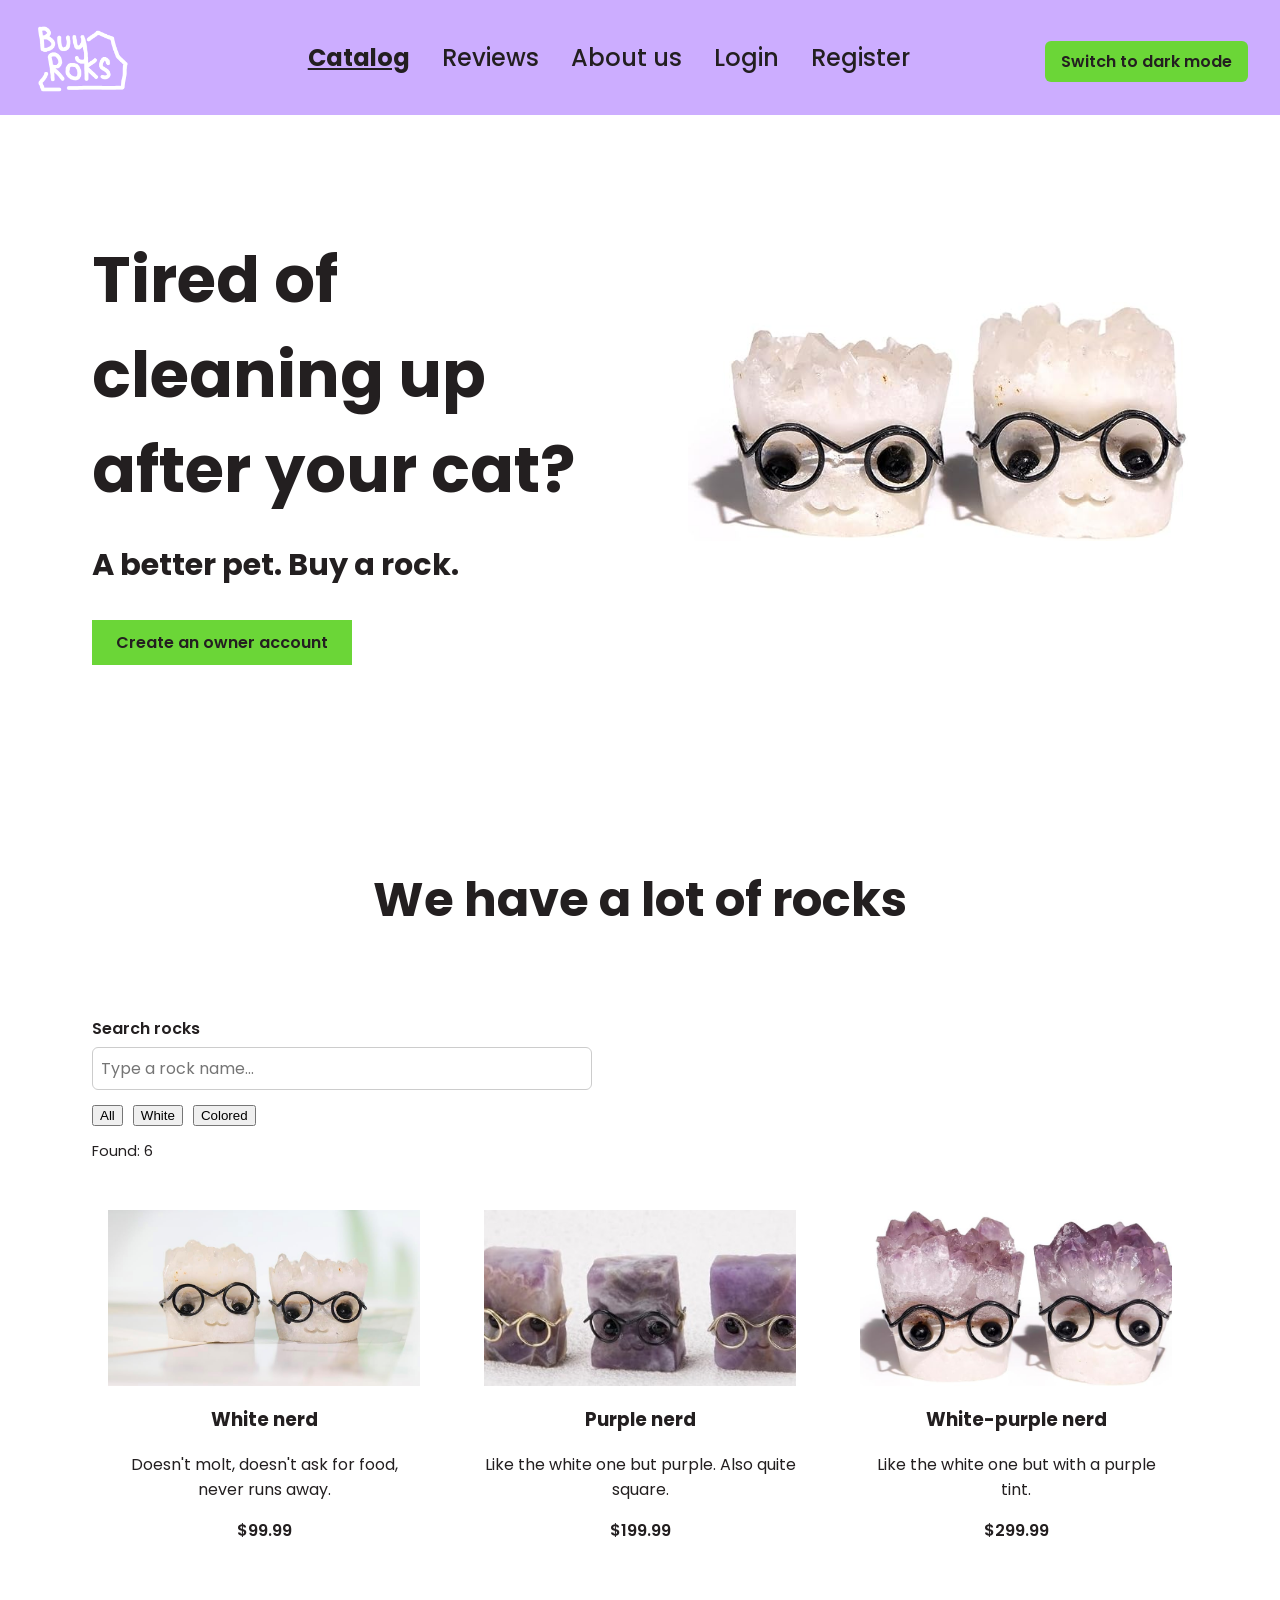
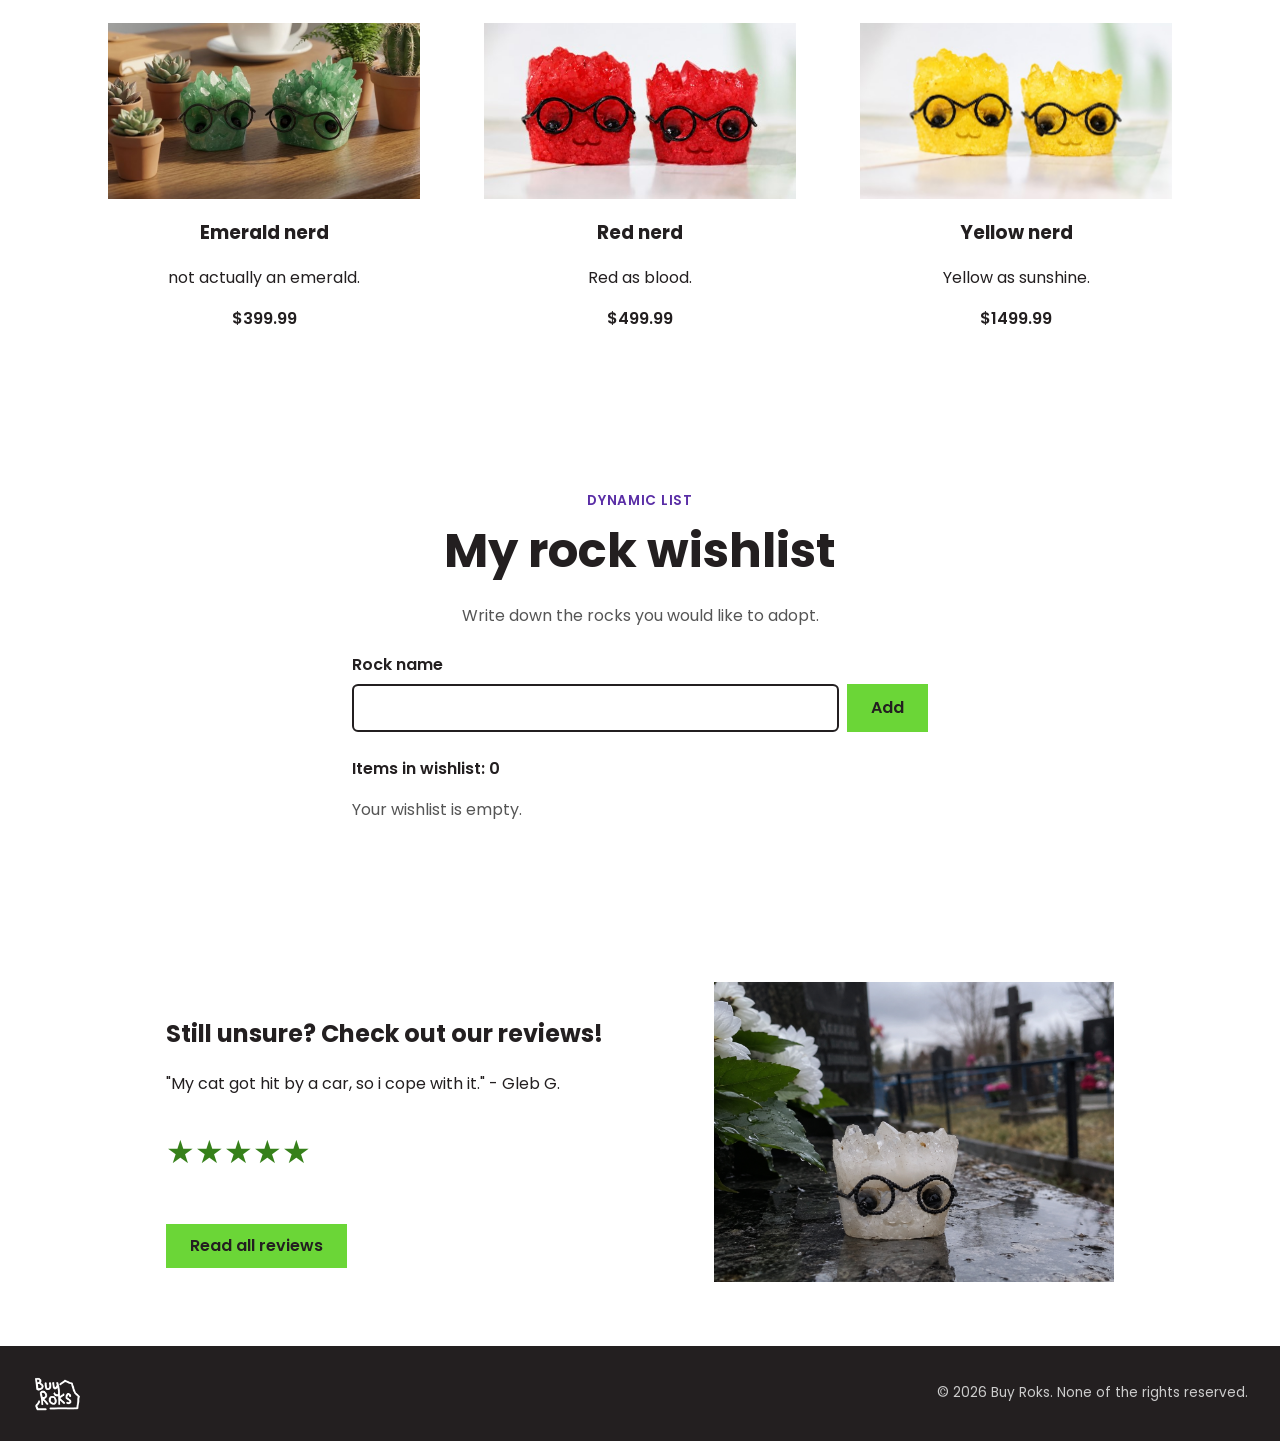
<file: index.html>
<!DOCTYPE html>
<html lang="en">
<head>
  <meta charset="UTF-8">
  <meta name="viewport" content="width=device-width, initial-scale=1.0">
  <title>Catalog</title>
  <link rel="icon" type="image/png" href="images/logo.png">
  <link rel="stylesheet" href="css/style.css">
  <link rel="stylesheet" href="css/responsive.css">
  <link rel="stylesheet" href="css/wishlist.css">
  <script src="https://code.jquery.com/jquery-3.7.1.min.js" integrity="sha256-/JqT3SQfawRcv/BIHPThkBvs0OEvtFFmqPF/lYI/Cxo=" crossorigin="anonymous"></script>
  <script src="js/wishlist.js" defer></script>
  <script src="js/search.js" defer></script>
  <script src="js/theme.js" defer></script>
  <script src="js/auth.js" defer></script>
</head>
<body>

  <header>
    <img src="images/logo.png" alt="Buy Rocks" class="logo" width="340" height="237">
    <nav>
      <ul class="nav-menu">
        <li><a href="index.html" aria-current="page">Catalog</a></li>
        <li><a href="reviews.html">Reviews</a></li>
        <li><a href="about.html">About us</a></li>
        <!-- Динамикалық auth сілтемелері осында автоматты түрде қосылады -->
      </ul>
    </nav>
    <button id="theme-toggle" type="button">Switch to dark mode</button>
  </header>

<main>
  <section class="hero">
  <div class="hero-text">
    <h1>Tired of cleaning up after your cat?</h1>  
    <h2>A better pet. Buy a rock.</h2>
    <a href="register.html" class="btn">Create an owner account</a>
  </div>
  <img src="images/1.jpg" alt="Large decorative stone on display" class="hero-photo" width="679" height="325">
</section>

<section class="catalog">

  <h2>We have a lot of rocks</h2>

  <div class="search-section">
     <label for="search">Search rocks</label>
     <input type="text" id="search" autocomplete="off" placeholder="Type a rock name...">
     
     <div class="category-filters" style="margin: 15px 0; display: flex; gap: 10px;">
       <button type="button" class="category-btn active" data-category="all">All</button>
       <button type="button" class="category-btn" data-category="white">White</button>
       <button type="button" class="category-btn" data-category="colored">Colored</button>
     </div>

     <p id="result-count" aria-live="polite"></p>
     <p id="no-results" hidden>No results found</p>
  </div>

  <div class="catalog-grid">
    <article class="product-card" data-category="white">
      <img src="images/rock-1.jpg" alt="White rock" class="product-photo" width="1000" height="1000">
      <h3>White nerd</h3>
      <p>Doesn't molt, doesn't ask for food, never runs away.</p>
      <p class="price">$99.99</p>
    </article>
    <article class="product-card" data-category="colored">
      <img src="images/rock-2.jpg" alt="Purple rock" class="product-photo" width="502" height="216">
      <h3>Purple nerd</h3>
      <p>Like the white one but purple. Also quite square.</p>
      <p class="price">$199.99</p>
    </article>
    <article class="product-card" data-category="white">
      <img src="images/rock-3.jpg" alt="White-purple rock" class="product-photo" width="873" height="464">
      <h3>White-purple nerd</h3>
      <p>Like the white one but with a purple tint.</p>
      <p class="price">$299.99</p>
    </article>
    <article class="product-card" data-category="colored">
      <img src="images/rock-4.jpg" alt="Emerald rock" class="product-photo" width="943" height="536">
      <h3>Emerald nerd</h3>
      <p>not actually an emerald.</p>
      <p class="price">$399.99</p>
    </article>
    <article class="product-card" data-category="colored">
      <img src="images/rock-5.jpg" alt="Red rock" class="product-photo" width="521" height="262">
      <h3>Red nerd</h3>
      <p>Red as blood.</p>
      <p class="price">$499.99</p>
    </article>
    <article class="product-card" data-category="colored">
      <img src="images/rock-6.jpg" alt="Yellow rock" class="product-photo" width="633" height="353">
      <h3>Yellow nerd</h3>
      <p>Yellow as sunshine.</p>
      <p class="price">$1499.99</p>
    </article>
  </div>
</section>

<section class="wishlist" aria-labelledby="wishlist-title">
  <p class="wishlist-tag">Dynamic list</p>
  <h2 id="wishlist-title">My rock wishlist</h2>
  <p class="wishlist-intro">Write down the rocks you would like to adopt.</p>

  <form id="wishlist-form" class="wishlist-form">
    <label for="wishlist-input">Rock name</label>
    <div class="wishlist-row">
      <input type="text" id="wishlist-input" maxlength="60" autocomplete="off" aria-describedby="wishlist-error">
      <button type="submit" class="btn">Add</button>
    </div>
    <p id="wishlist-error" class="wishlist-error" hidden>Please type a rock name first.</p>
  </form>

  <p id="wishlist-count" class="wishlist-count" aria-live="polite">Items in wishlist: 0</p>
  <ul id="wishlist-list" class="wishlist-list"></ul>
  <p id="wishlist-empty" class="wishlist-empty">Your wishlist is empty.</p>
</section>

<section class="reviews-teaser">
  <div class="reviews-teaser-text">
    <h2>Still unsure? Check out our reviews!</h2>
    <p class="quote">"My cat got hit by a car, so i cope with it." - Gleb G.</p>
    <p class="stars">★★★★★</p>
    <a href="reviews.html" class="btn">Read all reviews</a>
  </div>
  <img src="images/customer.jpg" alt="Happy customer holding a rock" class="reviews-teaser-photo" width="800" height="800">
</section>
</main>

<footer>
  <img src="images/logo.png" alt="Buy Roks" class="footer-logo" width="340" height="237">
  <p class="copyright">© 2026 Buy Roks. None of the rights reserved.</p>
</footer>
</body>
</html>
</file>
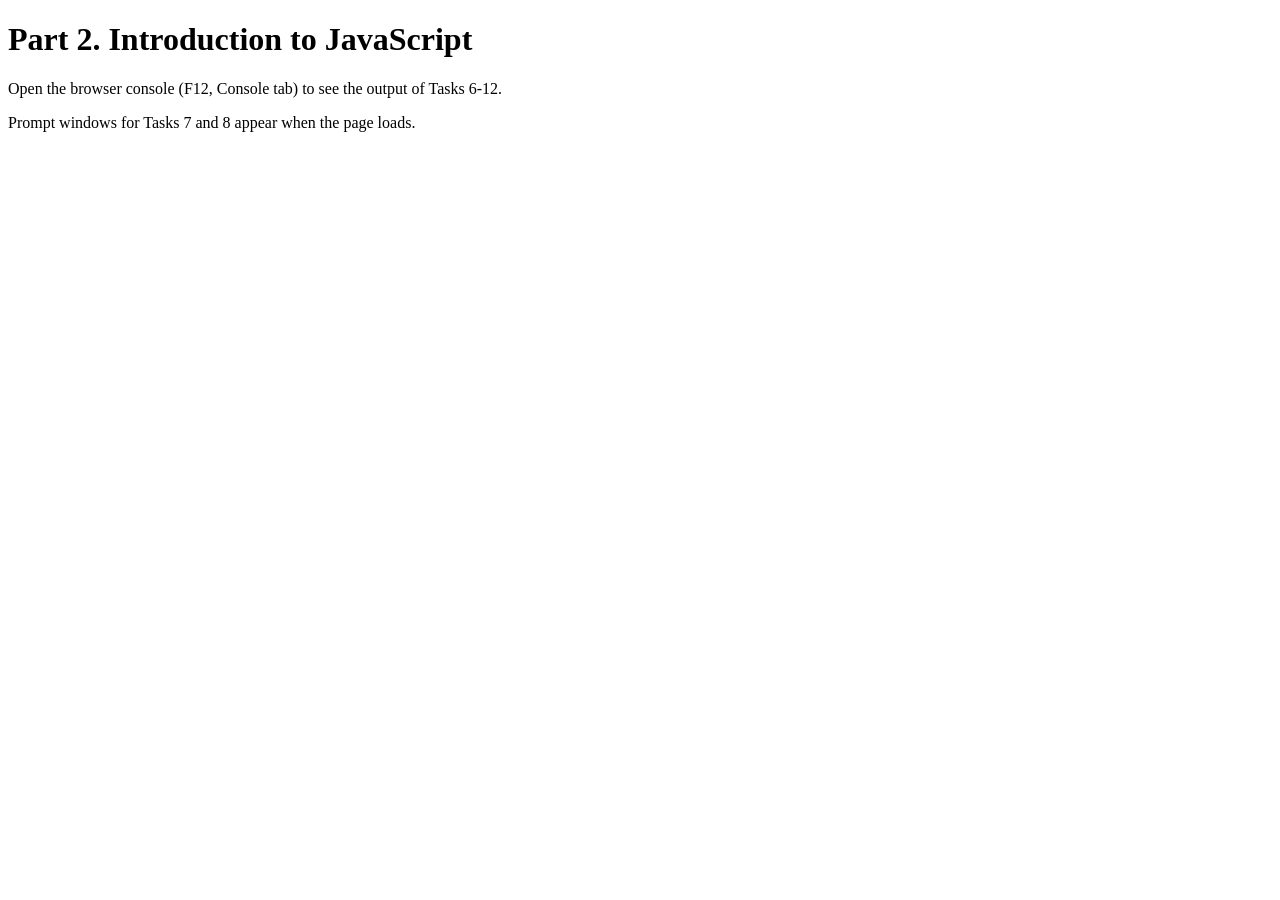
<file: individual, js/index.html>
<!DOCTYPE html>
<html lang="en">
<head>
  <meta charset="UTF-8">
  <meta name="viewport" content="width=device-width, initial-scale=1.0">
  <title>Part 2. Introduction to JavaScript</title>
</head>
<body>
  <h1>Part 2. Introduction to JavaScript</h1>
  <p>Open the browser console (F12, Console tab) to see the output of Tasks 6-12.</p>
  <p>Prompt windows for Tasks 7 and 8 appear when the page loads.</p>

  <script src="script.js"></script>
</body>
</html>
</file>
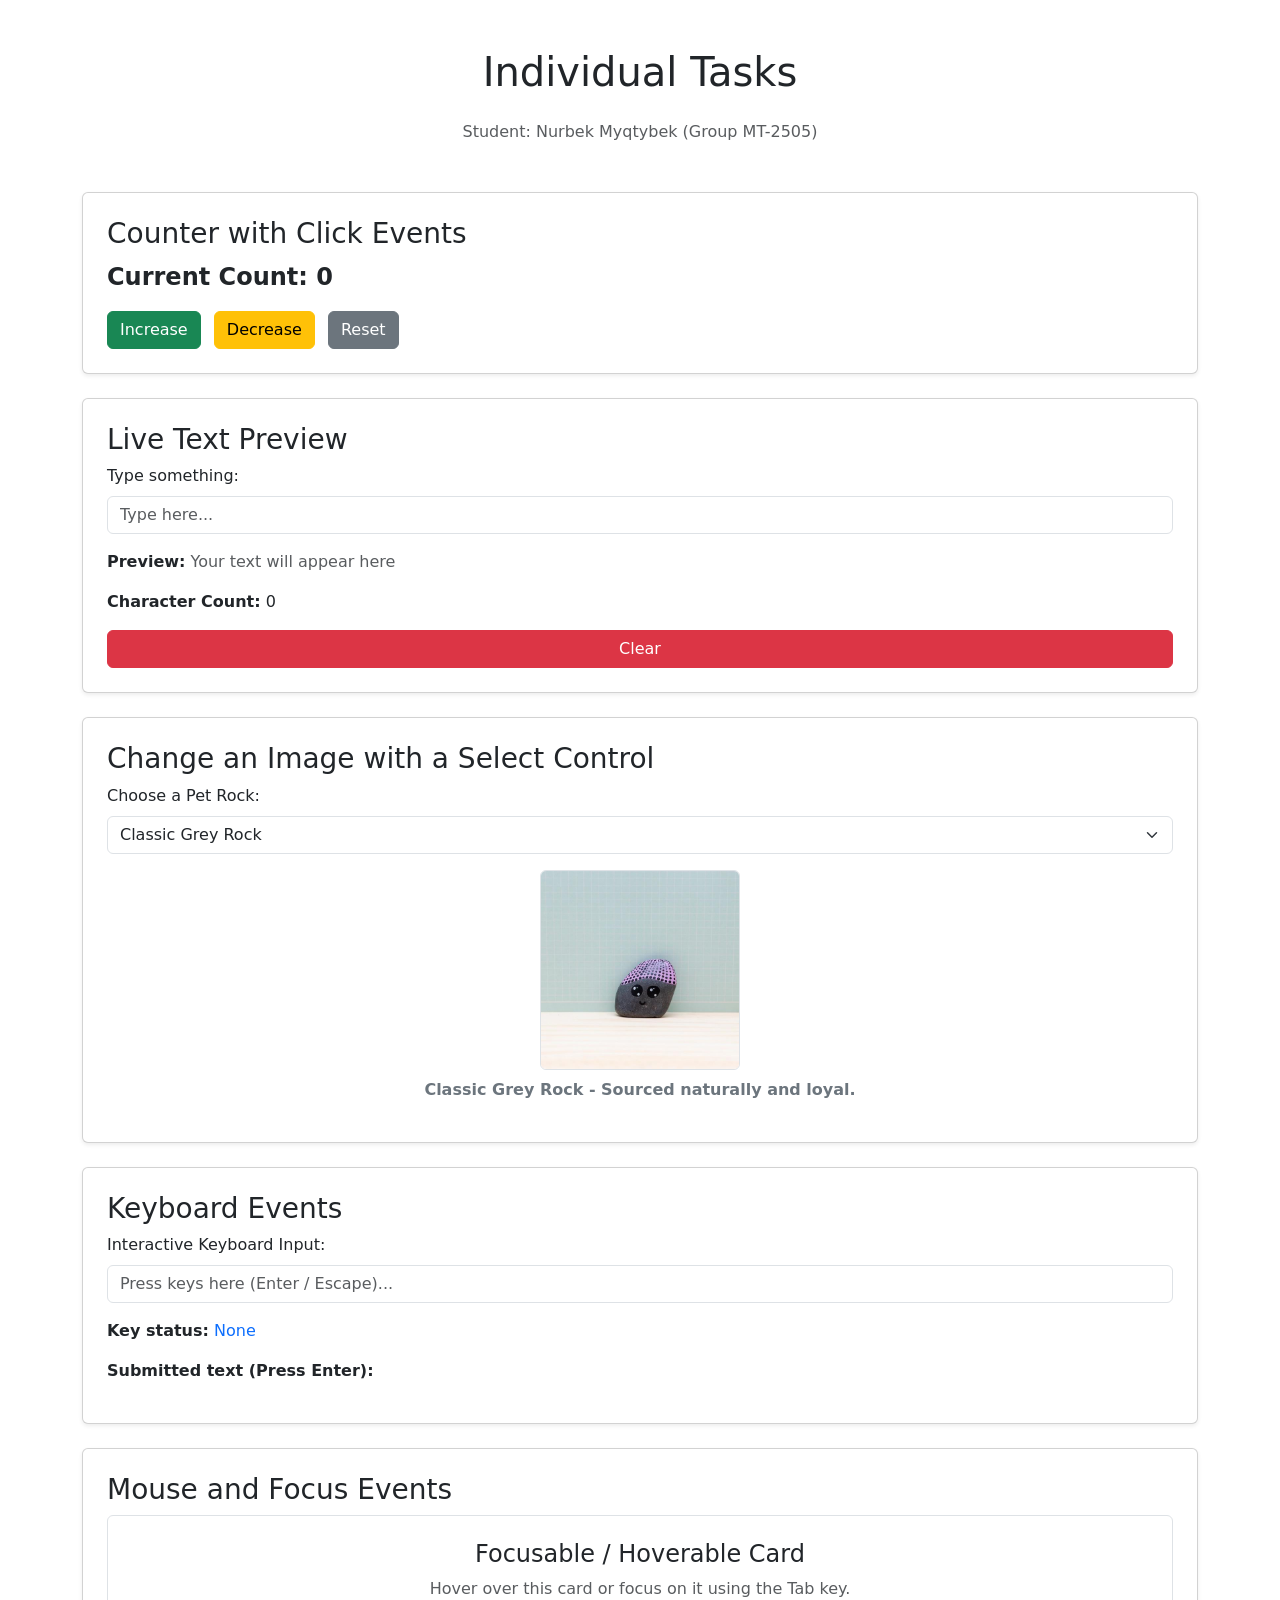
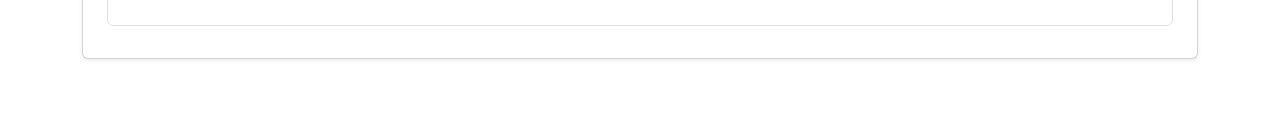
<file: individual/index.html>
<!DOCTYPE html>
<html lang="en">
<head>
  <meta charset="UTF-8">
  <meta name="viewport" content="width=device-width, initial-scale=1.0">
  <title>Individual Tasks-Nurbek Myqtybek</title>
  <link rel="stylesheet" href="https://cdn.jsdelivr.net/npm/bootstrap@5.3.3/dist/css/bootstrap.min.css">
  <style>
    .highlight-card {
      background-color: #e2f0d9 !important;
      border-color: #385723 !important;
      transition: all 0.3s ease;
    }
  </style>
</head>
<body class="container py-5">

  <h1 class="mb-4 text-center"> Individual Tasks </h1>
  <p class="text-center text-muted mb-5">Student: Nurbek Myqtybek (Group MT-2505)</p>

  <section class="card p-4 mb-4 shadow-sm">
    <h3>Counter with Click Events</h3>
    <p class="fs-4 fw-bold">Current Count: <span id="counter-value">0</span></p>
    <div>
      <button id="btn-increase" class="btn btn-success me-2">Increase</button>
      <button id="btn-decrease" class="btn btn-warning me-2">Decrease</button>
      <button id="btn-reset" class="btn btn-secondary">Reset</button>
    </div>
  </section>

  <section class="card p-4 mb-4 shadow-sm">
    <h3>Live Text Preview</h3>
    <div class="mb-3">
      <label for="live-input" class="form-label">Type something:</label>
      <input type="text" id="live-input" class="form-control" placeholder="Type here...">
    </div>
    <p><strong>Preview:</strong> <span id="text-preview" class="text-muted">Your text will appear here</span></p>
    <p><strong>Character Count:</strong> <span id="char-count">0</span></p>
    <button id="btn-clear-text" class="btn btn-danger">Clear</button>
  </section>

  <section class="card p-4 mb-4 shadow-sm">
    <h3>Change an Image with a Select Control</h3>
    <div class="mb-3">
      <label for="image-select" class="form-label">Choose a Pet Rock:</label>
      <select id="image-select" class="form-select">
        <option value="classic">Classic Grey Rock</option>
        <option value="polished">Polished River Stone</option>
        <option value="crystal">Crystal Quartz Rock</option>
      </select>
    </div>
    <div class="text-center">
 
      <img id="pet-image" src="../images/photo.jpg" alt="Classic Grey Rock" class="img-fluid rounded border mb-2" style="max-width: 300px; height: 200px; object-fit: cover;">
      <p id="image-caption" class="fw-semibold text-secondary">Classic Grey Rock - Sourced naturally and loyal.</p>
    </div>
  </section>

  <section class="card p-4 mb-4 shadow-sm">
    <h3>Keyboard Events</h3>
    <form onsubmit="event.preventDefault();">
      <div class="mb-3">
        <label for="key-input" class="form-label">Interactive Keyboard Input:</label>
        <input type="text" id="key-input" class="form-control" placeholder="Press keys here (Enter / Escape)...">
      </div>
    </form>
    <p><strong>Key status:</strong> <span id="key-status" class="text-primary">None</span></p>
    <p><strong>Submitted text (Press Enter):</strong> <span id="submitted-result" class="fw-bold"></span></p>
  </section>

  <section class="card p-4 mb-4 shadow-sm">
    <h3>Mouse and Focus Events</h3>
    <div id="interactive-card" tabindex="0" class="card p-4 border text-center mb-2" style="cursor: pointer;">
      <h4>Focusable / Hoverable Card</h4>
      <p id="card-instruction" class="mb-0 text-muted">Hover over this card or focus on it using the Tab key.</p>
    </div>
  </section>

  <script src="script.js"></script>
</body>
</html>
</file>
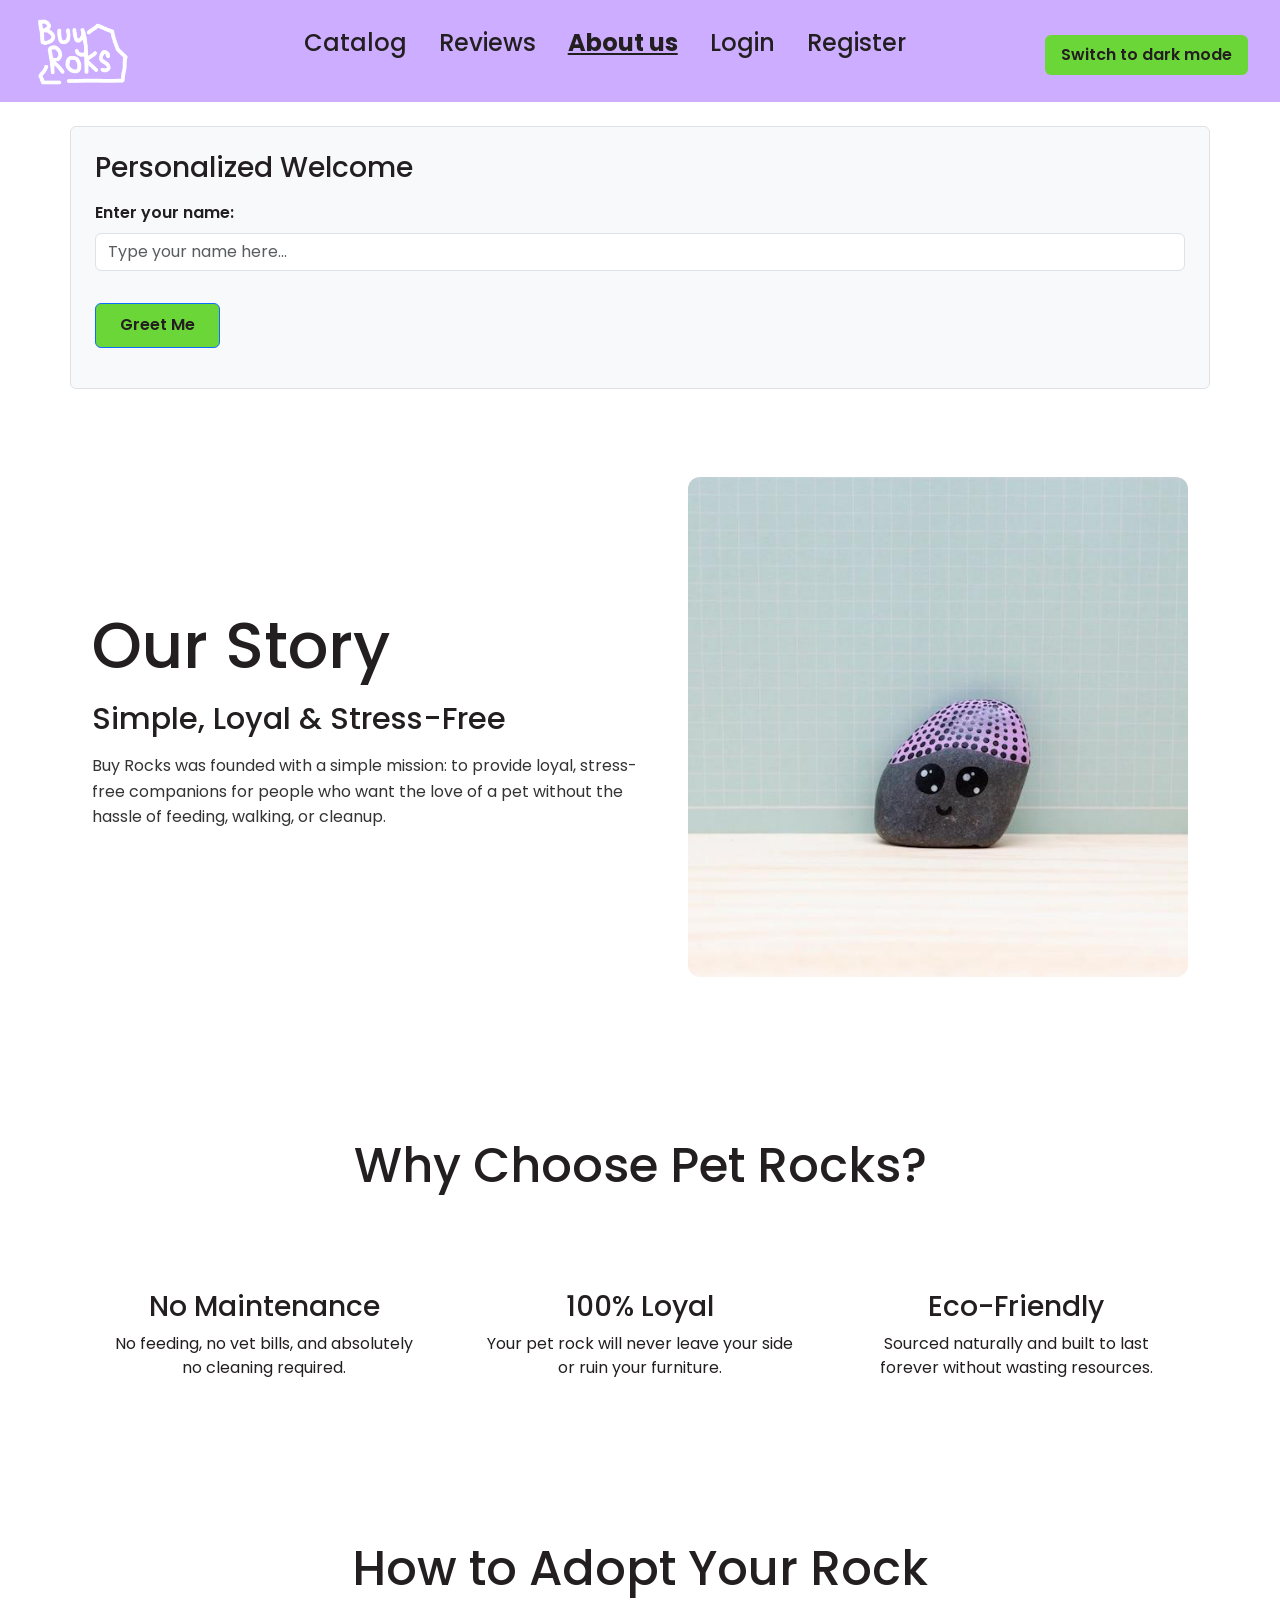
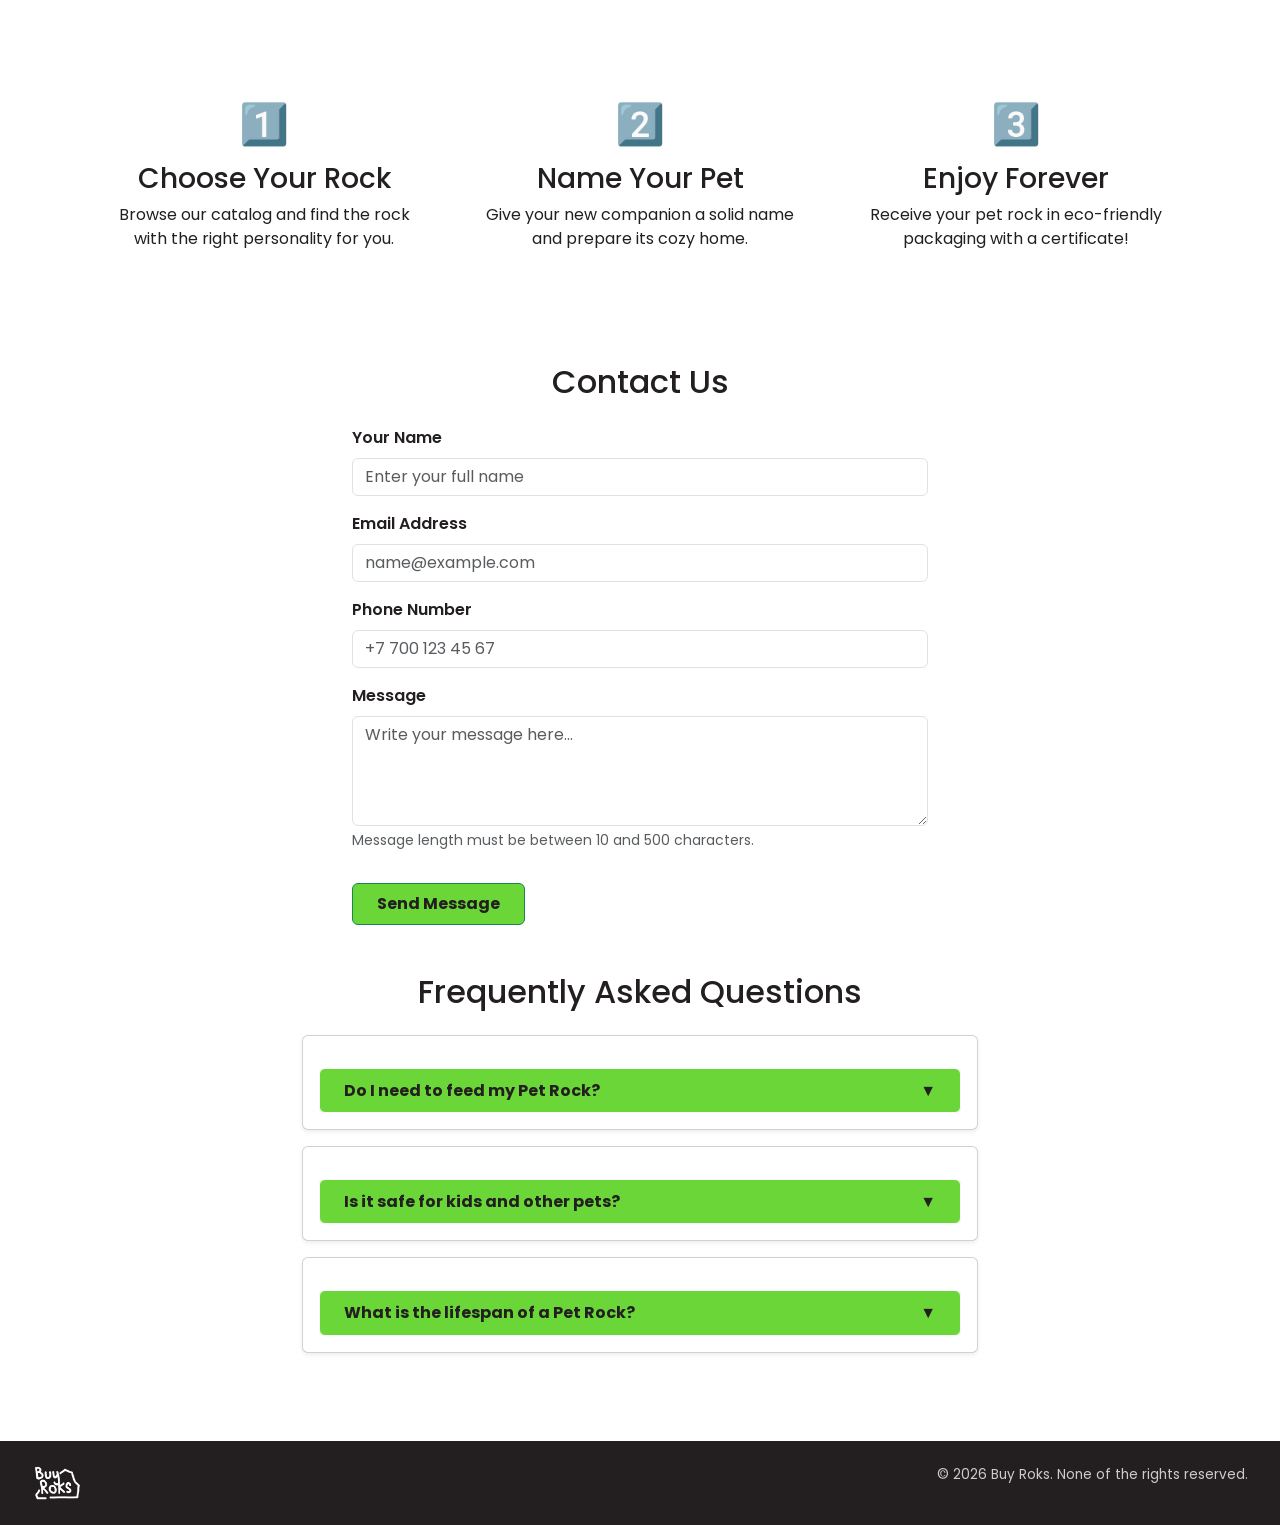
<file: about.html>
<!DOCTYPE html>
<html lang="en">
<head>
  <meta charset="UTF-8">
  <meta name="viewport" content="width=device-width, initial-scale=1.0">
  <title>About Us — BuyRoks</title>
  <link rel="icon" type="image/png" href="images/logo.png">
 
  <link rel="stylesheet" href="https://cdn.jsdelivr.net/npm/bootstrap@5.3.3/dist/css/bootstrap.min.css"
        integrity="sha384-QWTKZyjpPEjISv5WaRU9OFeRpok6YctnYmDr5pNlyT2bRjXh0JMhjY6hW+ALEwIH" crossorigin="anonymous">
  
  <link rel="stylesheet" href="css/style.css">
  <link rel="stylesheet" href="css/responsive.css">
  
  <script src="js/theme.js" defer></script>
</head>

<body>

  <header>
    <img src="images/logo.png" alt="Buy Rocks" class="logo" width="340" height="237">
    <nav>
      <ul>
        <li><a href="index.html">Catalog</a></li>
        <li><a href="reviews.html">Reviews</a></li>
        <li><a href="about.html" class="current" aria-current="page">About us</a></li>
      </ul>
    </nav>
    <button id="theme-toggle" type="button">Switch to dark mode</button>
  </header>

  <main>
    <section class="container my-4 p-4 border rounded bg-light" id="task0-section">
      <h3 class="mb-3">Personalized Welcome</h3>
      <div class="mb-3">
        <label for="username-input" class="form-label fw-semibold">Enter your name:</label>
        <input type="text" id="username-input" class="form-control" placeholder="Type your name here...">
      </div>
      <button id="welcome-btn" type="button" class="btn btn-primary px-4">Greet Me</button>
      <p id="welcome-message" class="mt-3 fw-bold"></p>
    </section>

    <section class="hero">
      <div class="hero-text">
        <h1>Our Story</h1>
        <h2>Simple, Loyal & Stress-Free</h2>
        <p style="margin-top: 1rem; line-height: 1.6; color: #333;">
          Buy Rocks was founded with a simple mission: to provide loyal, stress-free companions for people who want the love of a pet without the hassle of feeding, walking, or cleanup.
        </p>
      </div>
      <img src="images/photo.jpg" alt="Our pet rock story" class="hero-photo">
    </section>

    <section class="catalog" style="margin-top: 4rem;">
      <h2>Why Choose Pet Rocks?</h2>
      <div class="catalog-grid">
        <article class="product-card">
          <h3 style="margin-top: 0;">No Maintenance</h3>
          <p>No feeding, no vet bills, and absolutely no cleaning required.</p>
        </article>

        <article class="product-card">
          <h3 style="margin-top: 0;">100% Loyal</h3>
          <p>Your pet rock will never leave your side or ruin your furniture.</p>
        </article>

        <article class="product-card">
          <h3 style="margin-top: 0;">Eco-Friendly</h3>
          <p>Sourced naturally and built to last forever without wasting resources.</p>
        </article>
      </div>
    </section>

    <section class="catalog" style="margin-top: 4rem;">
      <h2>How to Adopt Your Rock</h2>
      <div class="catalog-grid">
        <article class="product-card">
          <div style="font-size: 2.5rem; margin-bottom: 0.5rem;">1️⃣</div>
          <h3>Choose Your Rock</h3>
          <p>Browse our catalog and find the rock with the right personality for you.</p>
        </article>

        <article class="product-card">
          <div style="font-size: 2.5rem; margin-bottom: 0.5rem;">2️⃣</div>
          <h3>Name Your Pet</h3>
          <p>Give your new companion a solid name and prepare its cozy home.</p>
        </article>

        <article class="product-card">
          <div style="font-size: 2.5rem; margin-bottom: 0.5rem;">3️⃣</div>
          <h3>Enjoy Forever</h3>
          <p>Receive your pet rock in eco-friendly packaging with a certificate!</p>
        </article>
      </div>
    </section>
    <section class="container my-5" style="max-width: 600px;">
      <h2 class="text-center font-weight-bold mb-4">Contact Us</h2>
      
      <form id="contactForm" class="needs-validation" novalidate>
        
        <div class="mb-3 text-start">
          <label for="contact-name" class="form-label fw-semibold">Your Name</label>
          <input type="text" class="form-control" id="contact-name" name="name" minlength="2" required placeholder="Enter your full name">
          <div class="valid-feedback">Looks good!</div>
          <div class="invalid-feedback">Please enter your name (minimum 2 characters).</div>
        </div>

        <div class="mb-3 text-start">
          <label for="contact-email" class="form-label fw-semibold">Email Address</label>
          <input type="email" class="form-control" id="contact-email" name="email" required placeholder="name@example.com">
          <div class="valid-feedback">Valid email format!</div>
          <div class="invalid-feedback">Please enter a valid email address.</div>
        </div>

        <div class="mb-3 text-start">
          <label for="contact-phone" class="form-label fw-semibold">Phone Number</label>
          <input type="tel" class="form-control" id="contact-phone" name="phone" required placeholder="+7 700 123 45 67">
          <div class="valid-feedback">Valid phone number!</div>
          <div class="invalid-feedback">Please enter a valid phone number (+7 7XX XXX XX XX).</div>
        </div>

        <div class="mb-3 text-start">
          <label for="contact-message" class="form-label fw-semibold">Message</label>
          <textarea class="form-control" id="contact-message" name="message" rows="4" minlength="10" maxlength="500" required placeholder="Write your message here..."></textarea>
          <div class="form-text">Message length must be between 10 and 500 characters.</div>
          <div class="valid-feedback">Valid message length!</div>
          <div class="invalid-feedback">Message must be between 10 and 500 characters long.</div>
        </div>

        <button type="submit" class="btn btn-success px-4 py-2 fw-bold">Send Message</button>
      </form>
    </section>

    <section class="container my-5" style="max-width: 700px;" id="task2-faq-section">
      <h2 class="text-center mb-4">Frequently Asked Questions</h2>
      
      <div class="faq-container">
        <div class="card mb-3 p-3 shadow-sm">
          <button type="button" class="faq-toggle btn btn-light text-start fw-bold w-100 d-flex justify-content-between align-items-center" id="faq-q1" aria-expanded="false" aria-controls="faq-a1">
            <span>Do I need to feed my Pet Rock?</span>
            <span class="faq-arrow" aria-hidden="true">▼</span>
          </button>
          <div class="faq-answer mt-2 p-2 text-muted" id="faq-a1" role="region" aria-labelledby="faq-q1" style="display: none;">
            <p class="mb-2">No! Our pet rocks are 100% self-sufficient and never get hungry.</p>
            <button type="button" class="faq-helpful btn btn-sm btn-outline-secondary">Was this helpful?</button>
          </div>
        </div>

        <div class="card mb-3 p-3 shadow-sm">
          <button type="button" class="faq-toggle btn btn-light text-start fw-bold w-100 d-flex justify-content-between align-items-center" id="faq-q2" aria-expanded="false" aria-controls="faq-a2">
            <span>Is it safe for kids and other pets?</span>
            <span class="faq-arrow" aria-hidden="true">▼</span>
          </button>
          <div class="faq-answer mt-2 p-2 text-muted" id="faq-a2" role="region" aria-labelledby="faq-q2" style="display: none;">
            <p class="mb-2">Yes, all our rocks are smooth, non-toxic, and very friendly!</p>
            <button type="button" class="faq-helpful btn btn-sm btn-outline-secondary">Was this helpful?</button>
          </div>
        </div>

        <div class="card mb-3 p-3 shadow-sm">
          <button type="button" class="faq-toggle btn btn-light text-start fw-bold w-100 d-flex justify-content-between align-items-center" id="faq-q3" aria-expanded="false" aria-controls="faq-a3">
            <span>What is the lifespan of a Pet Rock?</span>
            <span class="faq-arrow" aria-hidden="true">▼</span>
          </button>
          <div class="faq-answer mt-2 p-2 text-muted" id="faq-a3" role="region" aria-labelledby="faq-q3" style="display: none;">
            <p class="mb-2">They literally live forever. Millions of years guaranteed!</p>
            <button type="button" class="faq-helpful btn btn-sm btn-outline-secondary">Was this helpful?</button>
          </div>
        </div>
      </div>

      <p id="faq-status" class="text-center fw-semibold mt-3" role="status" aria-live="polite" style="opacity: 0; min-height: 1.5rem;"></p>
    </section>
  </main>

  <footer>
    <img src="images/logo.png" alt="Buy Roks" class="footer-logo" width="340" height="237">
    <p class="copyright">&copy; 2026 Buy Roks. None of the rights reserved.</p>
  </footer>

  <script src="https://code.jquery.com/jquery-3.7.1.min.js" integrity="sha256-/JqT3SQfawRcv/BIHPThkBvs0OEvtFFmqPF/lYI/Cxo=" crossorigin="anonymous"></script>
  <script src="js/faq.js"></script>
  <script src="js/about.js"></script>
  <script src="js/auth.js"></script>

</body>
</html>
</file>
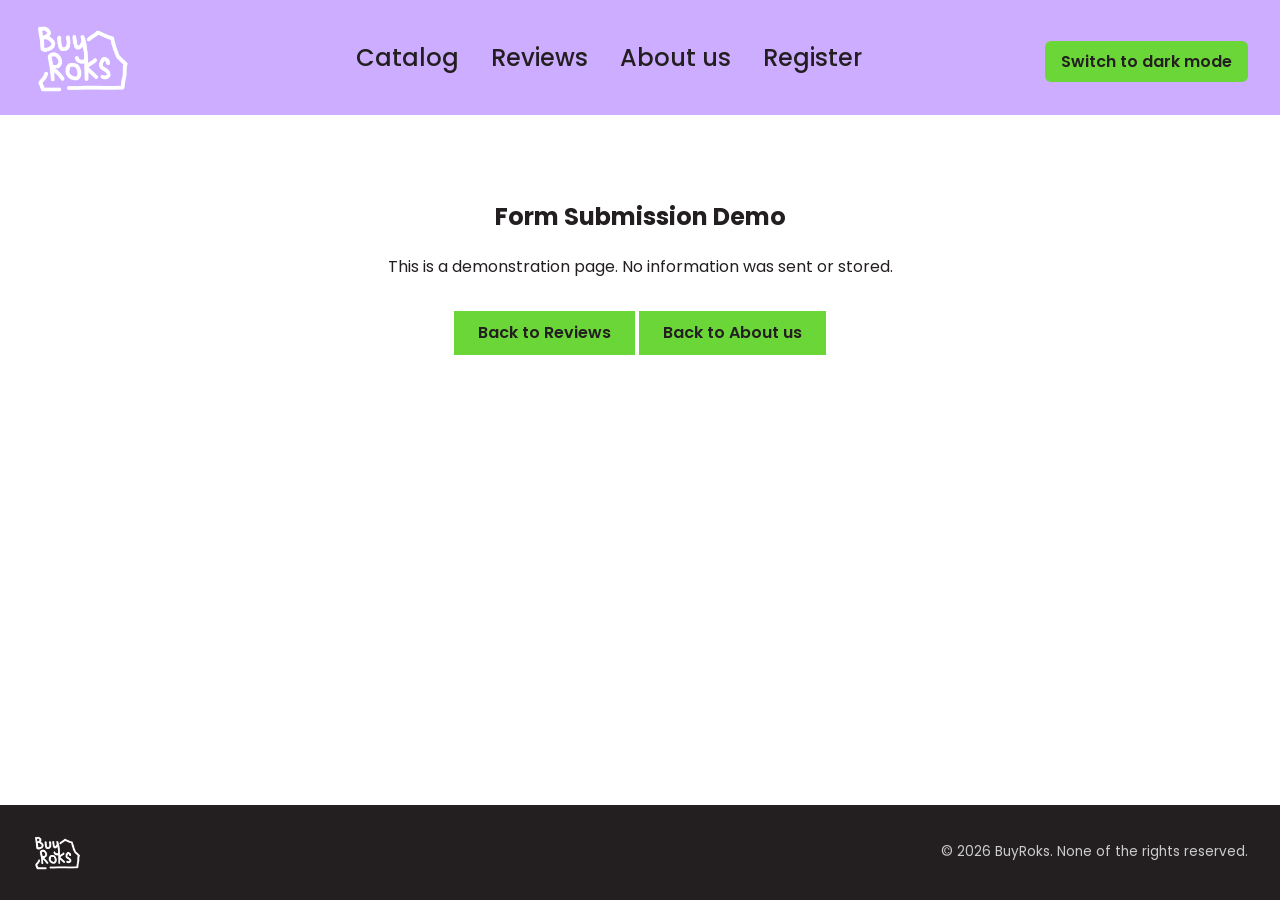
<file: demo-result.html>
<!DOCTYPE html>
<html lang="en">
<head>
  <meta charset="UTF-8">
  <meta name="viewport" content="width=device-width, initial-scale=1.0">
  <title>Demo Result</title>
  <link rel="icon" type="image/png" href="images/logo.png">
  <link rel="stylesheet" href="css/style.css">
  <link rel="stylesheet" href="css/responsive.css">
  <script src="js/theme.js" defer></script>
</head>
<body class="demo-page">
  <header>
    <a href="index.html" class="logo-link">
      <img src="images/logo.png" alt="BuyRoks Logo" class="logo">
    </a>
    <nav aria-label="Main navigation">
      <ul>
        <li><a href="index.html">Catalog</a></li>
        <li><a href="reviews.html">Reviews</a></li>
        <li><a href="about.html">About us</a></li>
        <li><a href="register.html">Register</a></li>
      </ul>
    </nav>
    <button id="theme-toggle" type="button">Switch to dark mode</button>
  </header>

  <main id="main-content" class="container">
    <section class="demo-result-card">
      <h1>Form Submission Demo</h1>
      <p>This is a demonstration page. No information was sent or stored.</p>
      <a href="reviews.html" class="btn">Back to Reviews</a>
      <a href="about.html" class="btn">Back to About us</a>
    </section>
  </main>

  <footer>
    <img src="images/logo.png" alt="BuyRoks Logo" class="footer-logo">
    <p class="copyright">&copy; 2026 BuyRoks. None of the rights reserved.</p>
  </footer>
</body>
</html>
</file>
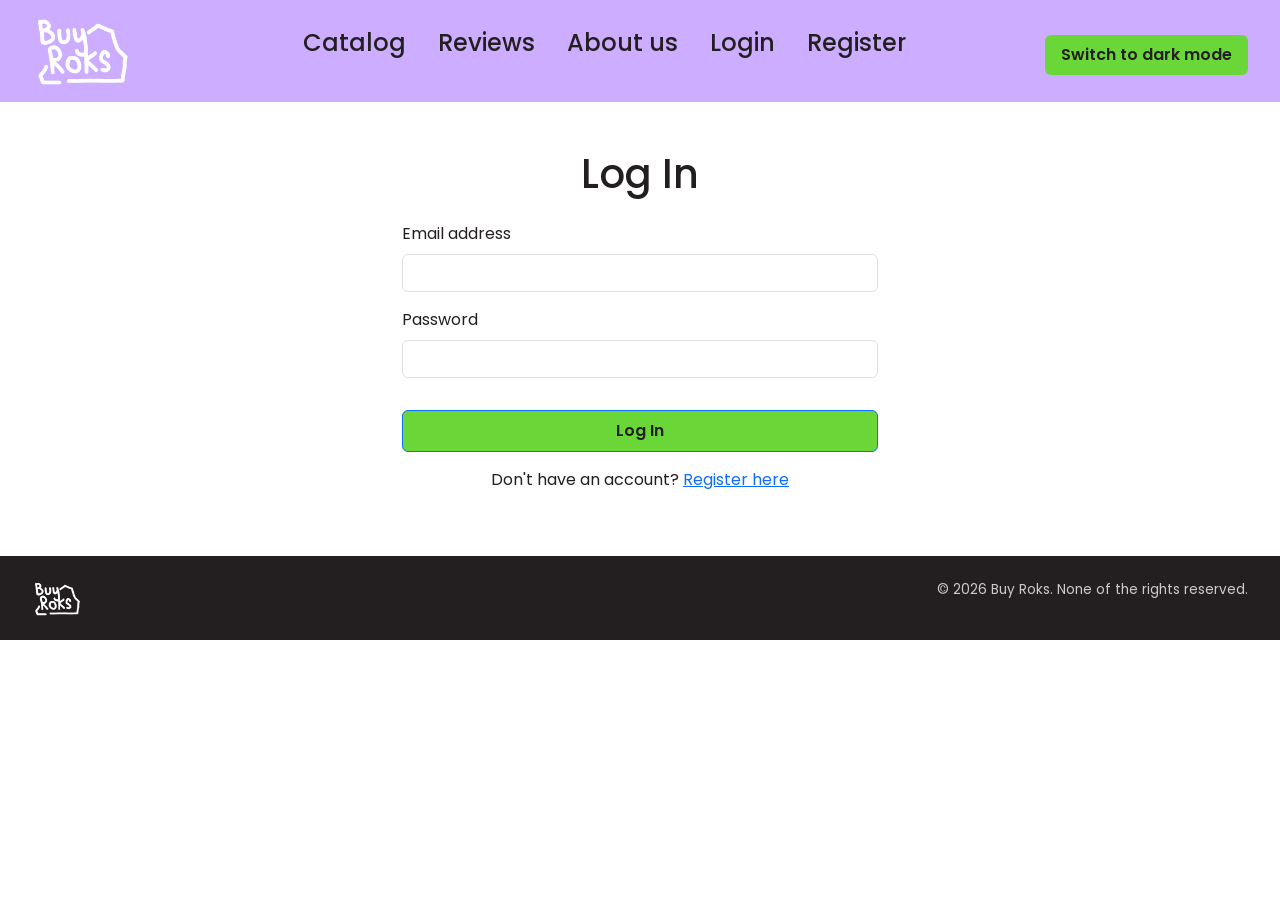
<file: login.html>
<!DOCTYPE html>
<html lang="en">
<head>
  <meta charset="UTF-8">
  <meta name="viewport" content="width=device-width, initial-scale=1.0">
  <title>Login | BuyRoks</title>
  <link rel="icon" type="image/png" href="images/logo.png">
  <link rel="stylesheet" href="https://cdn.jsdelivr.net/npm/bootstrap@5.3.3/dist/css/bootstrap.min.css" crossorigin="anonymous">
  <link rel="stylesheet" href="css/style.css">
  <link rel="stylesheet" href="css/responsive.css">
  <script src="https://code.jquery.com/jquery-3.7.1.min.js" crossorigin="anonymous"></script>
  <script src="js/auth.js" defer></script>
  <script src="js/theme.js" defer></script>
</head>
<body>
  <header>
    <img src="images/logo.png" alt="Buy Rocks" class="logo" width="340" height="237">
    <nav>
      <ul class="nav-menu">
        <li><a href="index.html">Catalog</a></li>
        <li><a href="reviews.html">Reviews</a></li>
        <li><a href="about.html">About us</a></li>
      </ul>
    </nav>
    <button id="theme-toggle" type="button">Switch to dark mode</button>
  </header>

  <main class="container py-5" style="max-width: 500px;">
    <h1 class="mb-4 text-center">Log In</h1>
    <div id="login-error" class="alert alert-danger d-none" role="alert"></div>

    <form id="login-form">
      <div class="mb-3">
        <label for="login-email" class="form-label">Email address</label>
        <input type="email" class="form-control" id="login-email" required>
      </div>

      <div class="mb-3">
        <label for="login-password" class="form-label">Password</label>
        <input type="password" class="form-control" id="login-password" required>
      </div>

      <button type="submit" class="btn btn-primary w-100 py-2">Log In</button>
      <p class="mt-3 text-center">Don't have an account? <a href="register.html">Register here</a></p>
    </form>
  </main>

  <footer>
    <img src="images/logo.png" alt="Buy Rocks" class="footer-logo" width="340" height="237">
    <p class="copyright">&copy; 2026 Buy Roks. None of the rights reserved.</p>
  </footer>
</body>
</html>
</file>
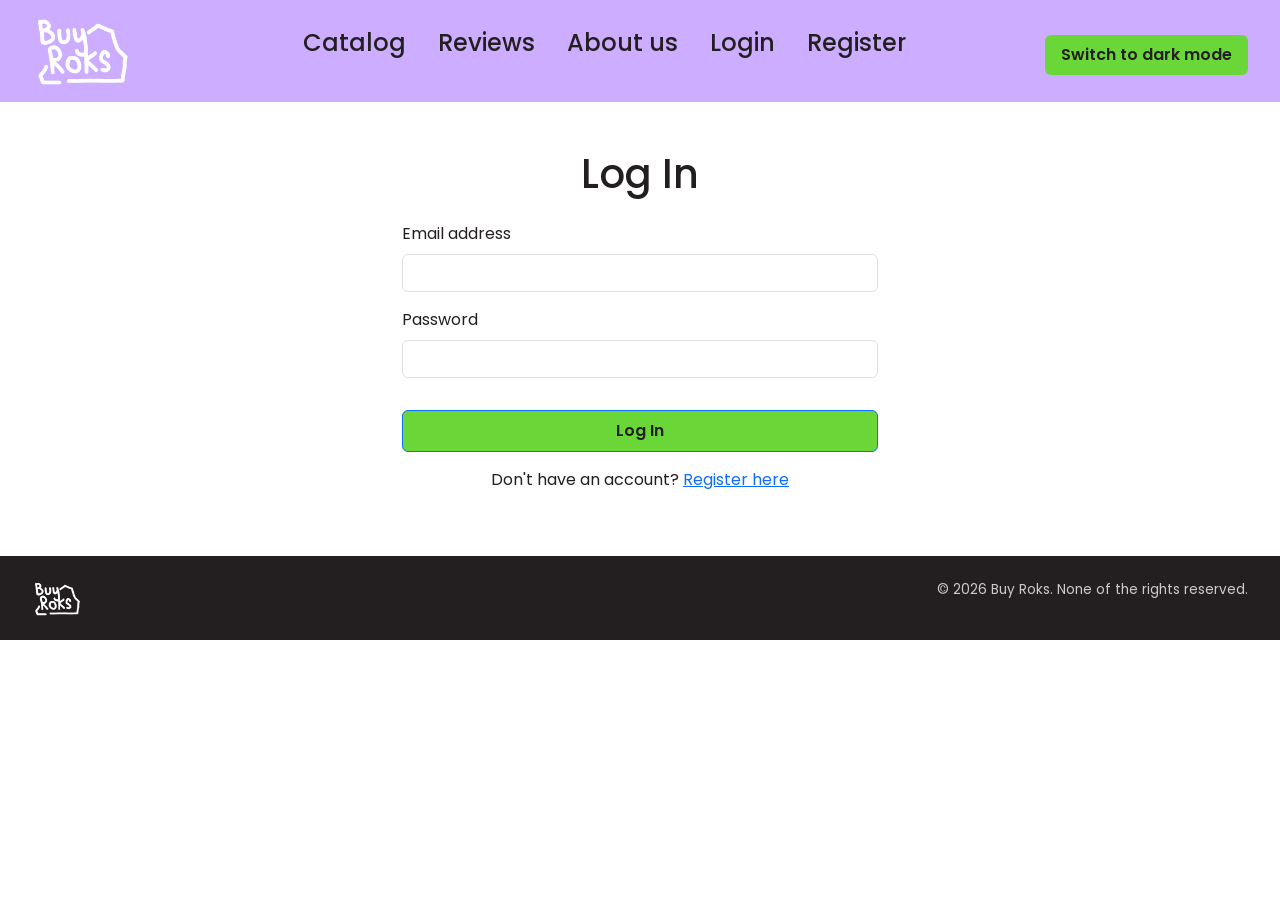
<file: profile.html>
<!DOCTYPE html>
<html lang="en">
<head>
  <meta charset="UTF-8">
  <meta name="viewport" content="width=device-width, initial-scale=1.0">
  <title>User Profile | BuyRoks</title>
  <link rel="icon" type="image/png" href="images/logo.png">
  <link rel="stylesheet" href="https://cdn.jsdelivr.net/npm/bootstrap@5.3.3/dist/css/bootstrap.min.css" crossorigin="anonymous">
  <link rel="stylesheet" href="css/style.css">
  <link rel="stylesheet" href="css/responsive.css">
  <script src="https://code.jquery.com/jquery-3.7.1.min.js" crossorigin="anonymous"></script>
  <script src="js/auth.js" defer></script>
  <script src="js/theme.js" defer></script>
</head>
<body>
  <header>
    <img src="images/logo.png" alt="Buy Rocks" class="logo" width="340" height="237">
    <nav>
      <ul class="nav-menu">
        <li><a href="index.html">Catalog</a></li>
        <li><a href="reviews.html">Reviews</a></li>
        <li><a href="about.html">About us</a></li>
      </ul>
    </nav>
    <button id="theme-toggle" type="button">Switch to dark mode</button>
  </header>

  <main class="container py-5" style="max-width: 600px;">
    <div class="card shadow-sm">
      <div class="card-header bg-dark text-white">
        <h3 class="mb-0">My Profile</h3>
      </div>
      <div class="card-body">
        <p class="fs-5"><strong>Name:</strong> <span id="profile-name"></span></p>
        <p class="fs-5"><strong>Email:</strong> <span id="profile-email"></span></p>
        <p class="fs-5"><strong>Phone:</strong> <span id="profile-phone"></span></p>
        <hr>
        <button id="logout-btn" class="btn btn-danger w-100">Log Out</button>
      </div>
    </div>
  </main>

  <footer>
    <img src="images/logo.png" alt="Buy Rocks" class="footer-logo" width="340" height="237">
    <p class="copyright">&copy; 2026 Buy Roks. None of the rights reserved.</p>
  </footer>
</body>
</html>
</file>
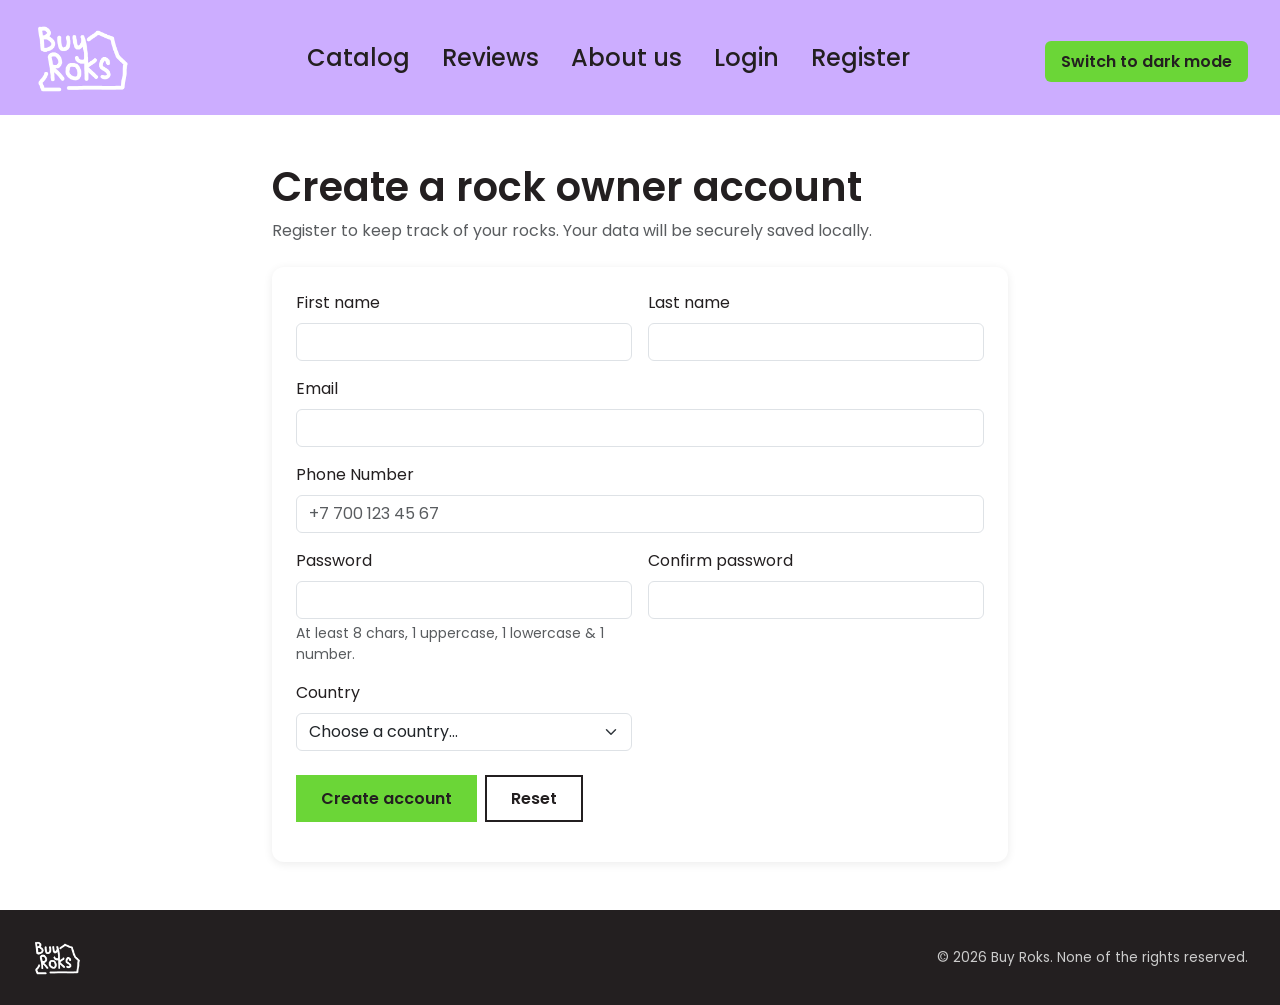
<file: register.html>
<!DOCTYPE html>
<html lang="en">
<head>
  <meta charset="UTF-8">
  <meta name="viewport" content="width=device-width, initial-scale=1.0">
  <title>Create an account | BuyRoks</title>
  <link rel="icon" type="image/png" href="images/logo.png">
  <link rel="stylesheet" href="https://cdn.jsdelivr.net/npm/bootstrap@5.3.3/dist/css/bootstrap.min.css"
        integrity="sha384-QWTKZyjpPEjISv5WaRU9OFeRpok6YctnYmDr5pNlyT2bRjXh0JMhjY6hW+ALEwIH" crossorigin="anonymous">
  <link rel="stylesheet" href="css/style.css">
  <link rel="stylesheet" href="css/responsive.css">
  <link rel="stylesheet" href="css/register.css">
  <script src="https://code.jquery.com/jquery-3.7.1.min.js" integrity="sha256-/JqT3SQfawRcv/BIHPThkBvs0OEvtFFmqPF/lYI/Cxo=" crossorigin="anonymous"></script>
  <script src="js/auth.js" defer></script>
  <script src="js/theme.js" defer></script>
</head>
<body>
  <header>
    <img src="images/logo.png" alt="Buy Rocks" class="logo" width="340" height="237">
    <nav>
      <ul>
        <li><a href="index.html">Catalog</a></li>
        <li><a href="reviews.html">Reviews</a></li>
        <li><a href="about.html">About us</a></li>
      </ul>
    </nav>
    <button id="theme-toggle" type="button">Switch to dark mode</button>
  </header>

  <main class="container py-5">
    <div class="row justify-content-center">
      <div class="col-12 col-lg-9 col-xl-8">

        <h1 class="register-title">Create a rock owner account</h1>
        <p class="text-muted mb-4">
          Register to keep track of your rocks. Your data will be securely saved locally.
        </p>

        <form id="register-form" class="register-form" novalidate>
          <div class="row g-3">

            <div class="col-12 col-md-6">
              <label for="first-name" class="form-label">First name</label>
              <input type="text" class="form-control" id="first-name" name="firstName" minlength="2" required>
              <div class="invalid-feedback">Enter at least 2 characters.</div>
            </div>

            <div class="col-12 col-md-6">
              <label for="last-name" class="form-label">Last name</label>
              <input type="text" class="form-control" id="last-name" name="lastName" minlength="2" required>
              <div class="invalid-feedback">Enter at least 2 characters.</div>
            </div>

            <div class="col-12">
              <label for="email" class="form-label">Email</label>
              <input type="email" class="form-control" id="email" name="email" required>
              <div class="invalid-feedback">Enter a valid email address.</div>
            </div>

            <!-- ТЕЛЕФОН ӨРІСІ (Талап 4) -->
            <div class="col-12">
              <label for="phone" class="form-label">Phone Number</label>
              <input type="tel" class="form-control" id="phone" name="phone" placeholder="+7 700 123 45 67" required>
              <div class="invalid-feedback">Please enter a valid phone number.</div>
            </div>

            <div class="col-12 col-md-6">
              <label for="password" class="form-label">Password</label>
              <input type="password" class="form-control" id="password" name="password" minlength="8" required>
              <div class="form-text">At least 8 chars, 1 uppercase, 1 lowercase & 1 number.</div>
              <div class="invalid-feedback">Must contain 8+ chars, uppercase, lowercase & number.</div>
            </div>

            <div class="col-12 col-md-6">
              <label for="confirm-password" class="form-label">Confirm password</label>
              <input type="password" class="form-control" id="confirm-password" name="confirmPassword" required>
              <div class="invalid-feedback">Passwords do not match.</div>
            </div>

            <div class="col-12 col-md-6">
              <label for="country" class="form-label">Country</label>
              <select class="form-select" id="country" name="country" required>
                <option value="">Choose a country...</option>
                <option>Kazakhstan</option>
                <option>Kyrgyzstan</option>
                <option>Uzbekistan</option>
                <option>Russia</option>
                <option>Other</option>
              </select>
              <div class="invalid-feedback">Choose a country.</div>
            </div>

            <div class="col-12 d-flex flex-wrap gap-2 pt-2">
              <button type="submit" class="btn btn-submit">Create account</button>
              <button type="reset" class="btn btn-reset">Reset</button>
            </div>

            <div class="col-12">
              <div id="success-message" class="alert alert-success d-none mb-0" role="status"></div>
            </div>

          </div>
        </form>

      </div>
    </div>
  </main>

  <footer>
    <img src="images/logo.png" alt="Buy Rocks" class="footer-logo" width="340" height="237">
    <p class="copyright">&copy; 2026 Buy Roks. None of the rights reserved.</p>
  </footer>
</body>
</html>
</file>
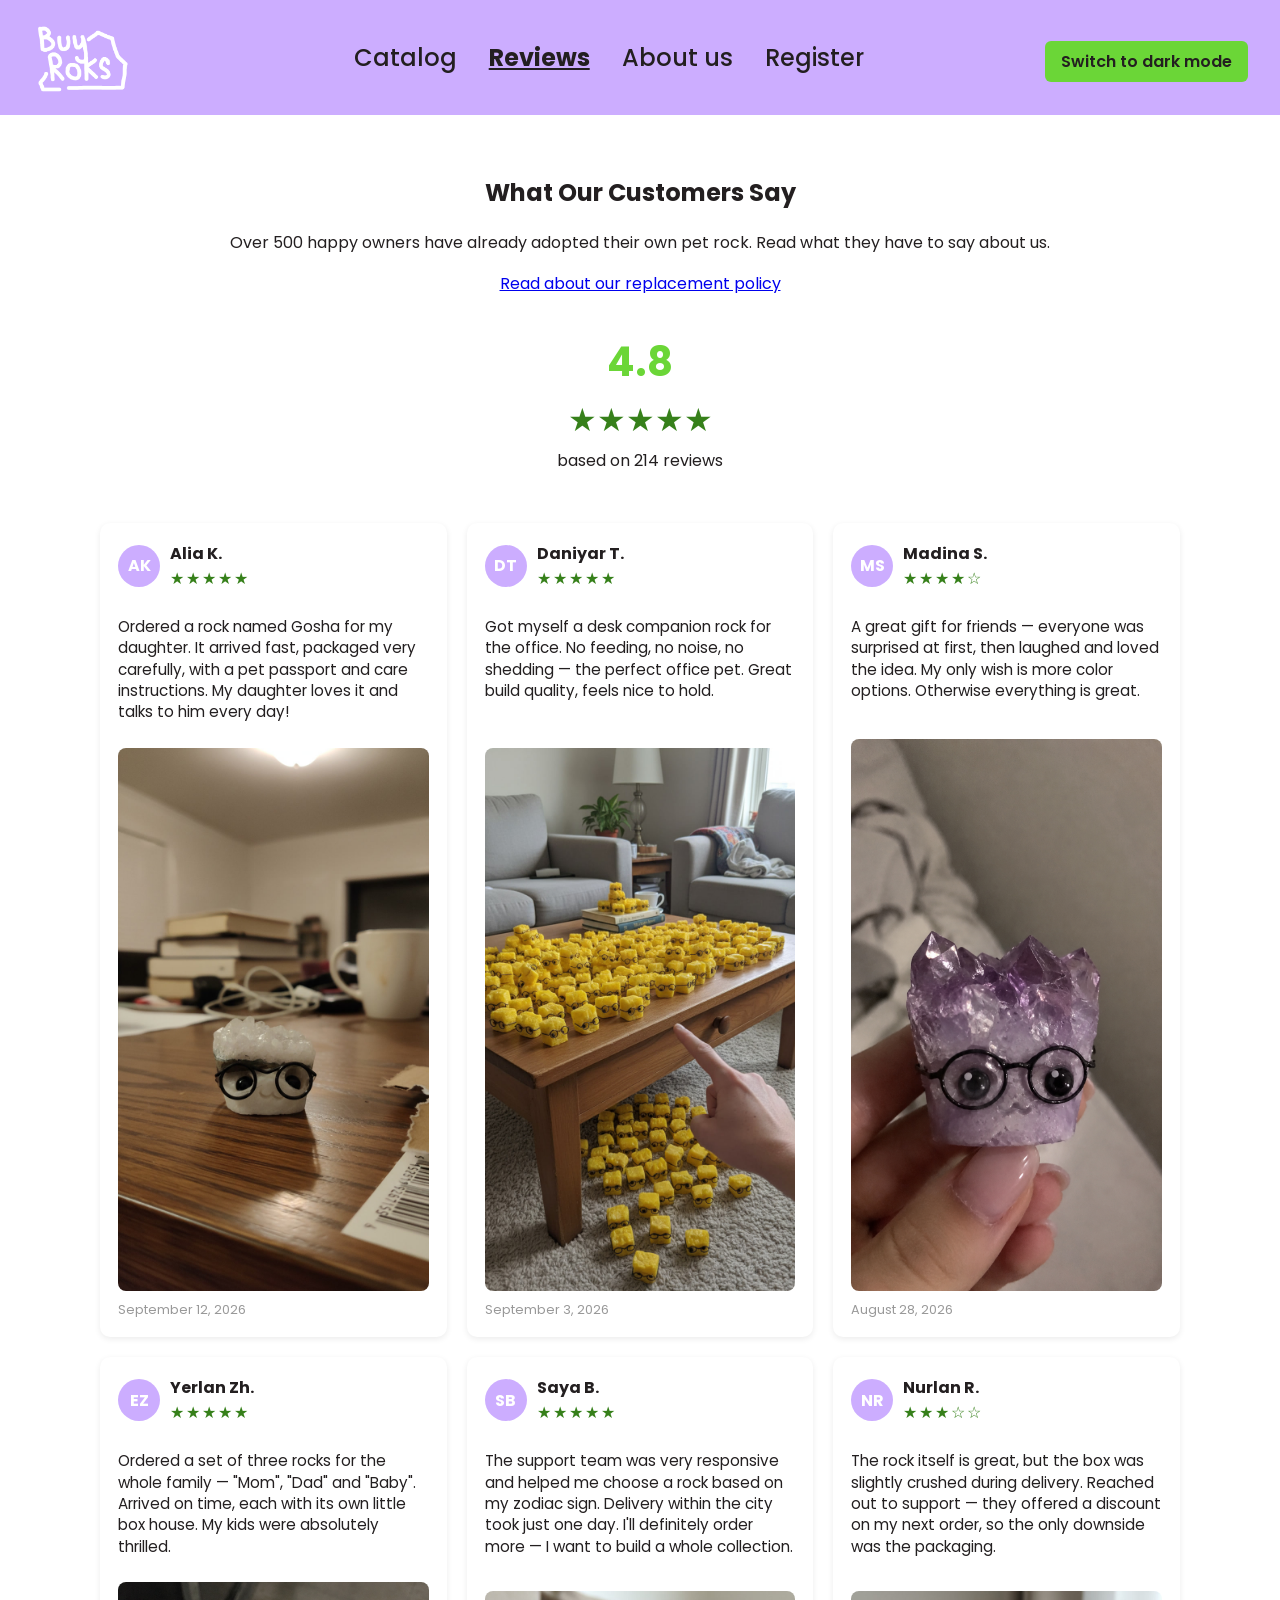
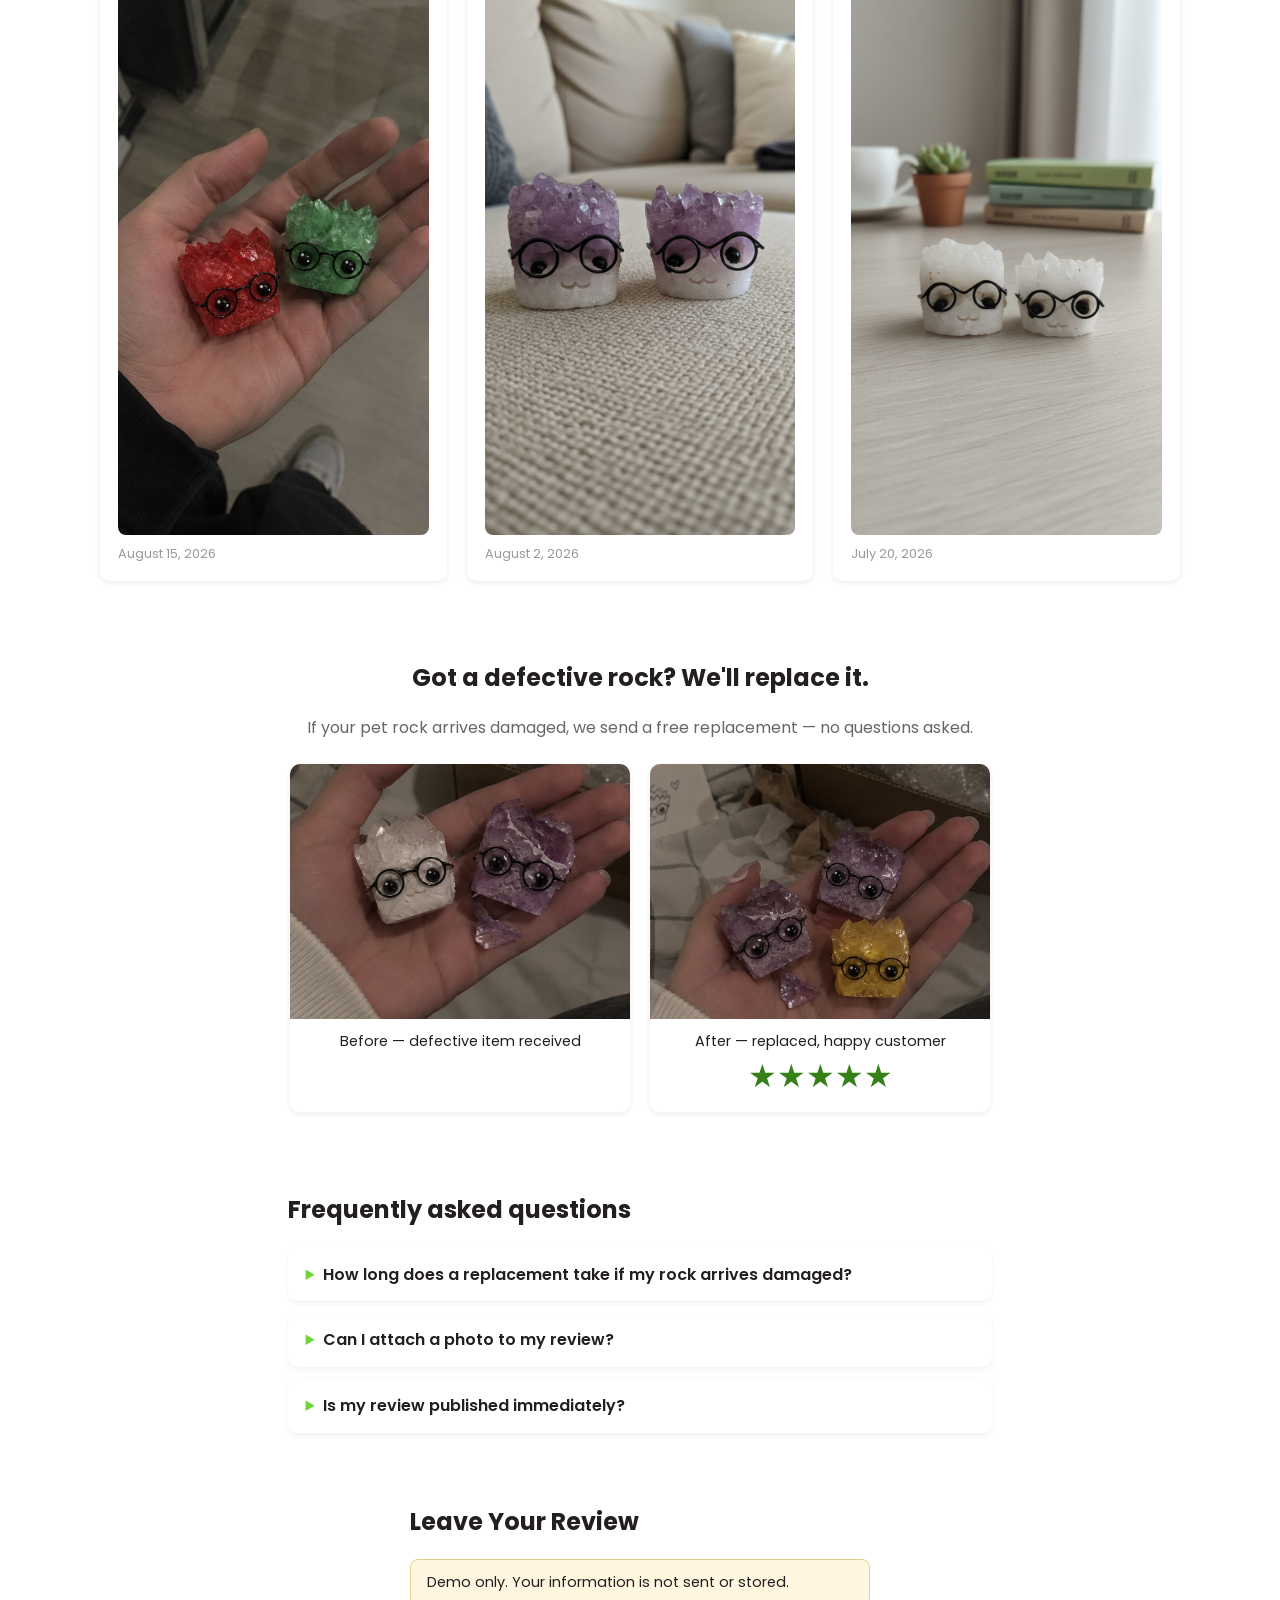
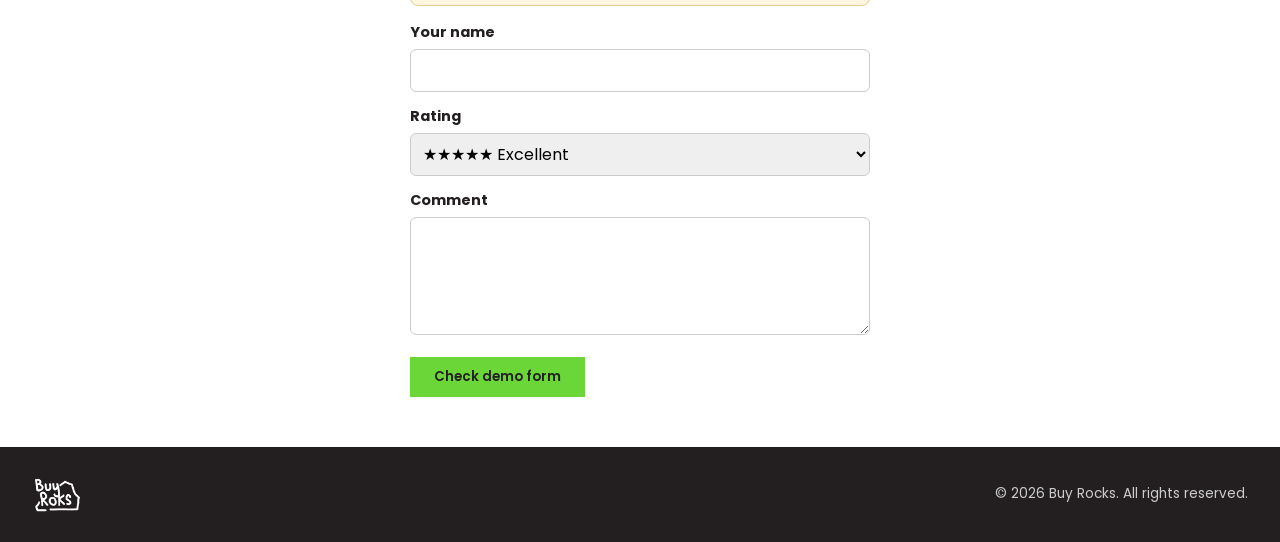
<file: reviews.html>
<!DOCTYPE html>
<html lang="en">
<head>
  <meta charset="UTF-8">
  <meta name="viewport" content="width=device-width, initial-scale=1.0">
  <title>Customer Reviews — Buy Rocks</title>
  <link rel="icon" type="image/png" href="images/logo.png">
  <link rel="stylesheet" href="css/style.css">
  <link rel="stylesheet" href="css/responsive.css">

  <script src="js/theme.js" defer></script>
</head>
<body>

  <header>
    <img src="images/logo.png" alt="Buy Rocks" class="logo">
    <nav aria-label="Main navigation">
      <ul>
        <li><a href="index.html">Catalog</a></li>
        <li><a href="reviews.html" class="current" aria-current="page">Reviews</a></li>
        <li><a href="about.html">About us</a></li>
        <li><a href="register.html">Register</a></li>
      </ul>
    </nav>
    <button id="theme-toggle" type="button">Switch to dark mode</button>
  </header>

  <main>
    <section class="page-intro">
      <h1>What Our Customers Say</h1>
      <p>Over 500 happy owners have already adopted their own pet rock. Read what they have to say about us.</p>
      <p><a href="#replacement">Read about our replacement policy</a></p>
    </section>

    <section class="reviews-summary">
      <div class="summary-box">
        <span class="big-number">4.8</span>
        <span class="stars">★★★★★</span>
        <span>based on 214 reviews</span>
      </div>
    </section>

    <section class="reviews-grid">

      <article class="review-card">
        <div class="review-header">
          <div class="avatar">AK</div>
          <div>
            <h2>Alia K.</h2>
            <span class="stars">★★★★★</span>
          </div>
        </div>
        <p>Ordered a rock named Gosha for my daughter. It arrived fast, packaged very carefully, with a pet passport and care instructions. My daughter loves it and talks to him every day!</p>
        <img src="images/reviews/alia-photo.jpg" alt="Photo attached by Alia K." class="review-photo">
        <span class="review-date">September 12, 2026</span>
      </article>

      <article class="review-card">
        <div class="review-header">
          <div class="avatar">DT</div>
          <div>
            <h2>Daniyar T.</h2>
            <span class="stars">★★★★★</span>
          </div>
        </div>
        <p>Got myself a desk companion rock for the office. No feeding, no noise, no shedding — the perfect office pet. Great build quality, feels nice to hold.</p>
        <img src="images/reviews/daniyar-photo.jpg" alt="Photo attached by Daniyar T." class="review-photo">
        <span class="review-date">September 3, 2026</span>
      </article>

      <article class="review-card">
        <div class="review-header">
          <div class="avatar">MS</div>
          <div>
            <h2>Madina S.</h2>
            <span class="stars">★★★★☆</span>
          </div>
        </div>
        <p>A great gift for friends — everyone was surprised at first, then laughed and loved the idea. My only wish is more color options. Otherwise everything is great.</p>
        <img src="images/reviews/madina-photo.png" alt="Photo attached by Madina S." class="review-photo">
        <span class="review-date">August 28, 2026</span>
      </article>

      <article class="review-card">
        <div class="review-header">
          <div class="avatar">EZ</div>
          <div>
            <h2>Yerlan Zh.</h2>
            <span class="stars">★★★★★</span>
          </div>
        </div>
        <p>Ordered a set of three rocks for the whole family — "Mom", "Dad" and "Baby". Arrived on time, each with its own little box house. My kids were absolutely thrilled.</p>
        <img src="images/reviews/yerlan-photo.png" alt="Photo attached by Yerlan Zh." class="review-photo">
        <span class="review-date">August 15, 2026</span>
      </article>

      <article class="review-card">
        <div class="review-header">
          <div class="avatar">SB</div>
          <div>
            <h2>Saya B.</h2>
            <span class="stars">★★★★★</span>
          </div>
        </div>
        <p>The support team was very responsive and helped me choose a rock based on my zodiac sign. Delivery within the city took just one day. I'll definitely order more — I want to build a whole collection.</p>
        <img src="images/reviews/saya-photo.jpg" alt="Photo attached by Saya B." class="review-photo">
        <span class="review-date">August 2, 2026</span>
      </article>

      <article class="review-card">
        <div class="review-header">
          <div class="avatar">NR</div>
          <div>
            <h2>Nurlan R.</h2>
            <span class="stars">★★★☆☆</span>
          </div>
        </div>
        <p>The rock itself is great, but the box was slightly crushed during delivery. Reached out to support — they offered a discount on my next order, so the only downside was the packaging.</p>
        <img src="images/reviews/nurlan-photo.jpg" alt="Photo attached by Nurlan R." class="review-photo">
        <span class="review-date">July 20, 2026</span>
      </article>

    </section>

    <section class="replacement-showcase" id="replacement">
      <h2>Got a defective rock? We'll replace it.</h2>
      <p>If your pet rock arrives damaged, we send a free replacement — no questions asked.</p>
      <div class="showcase-grid">
        <figure>
          <img src="images/showcase/before.png" alt="Defective rock received by customer" class="card-image">
          <figcaption>Before — defective item received</figcaption>
        </figure>
        <figure>
          <img src="images/showcase/after.png" alt="Defective rock received by customer" class="card-image">
          <figcaption>
            After — replaced, happy customer
            <span class="stars">★★★★★</span>
          </figcaption>
        </figure>
      </div>
    </section>

    <section class="faq container" id="faq">
      <h2>Frequently asked questions</h2>
      <details>
        <summary>How long does a replacement take if my rock arrives damaged?</summary>
        <p>We ship a free replacement within 2-3 business days of hearing from you — no questions asked.</p>
      </details>
      <details>
        <summary>Can I attach a photo to my review?</summary>
        <p>Yes — every review on this page includes a photo the customer attached, so future buyers can see the real product.</p>
       </details>
       <details>
         <summary>Is my review published immediately?</summary>
         <p>New reviews are checked for spam before publishing, which usually takes less than a day.</p>
        </details>
    </section>

  <section class="leave-review" id="leave-review">
  <h2>Leave Your Review</h2>
  <p class="demo-note" id="demo-note">Demo only. Your information is not sent or stored.</p>
  <form action="demo-result.html" method="get" aria-describedby="demo-note">
    <div class="form-row">
      <label for="name">Your name</label>
      <input id="name" type="text" autocomplete="name" required>
    </div>
    <div class="form-row">
      <label for="rating">Rating</label>
      <select id="rating" required>
        <option value="5">★★★★★ Excellent</option>
        <option value="4">★★★★☆ Good</option>
        <option value="3">★★★☆☆ Average</option>
        <option value="2">★★☆☆☆ Poor</option>
        <option value="1">★☆☆☆☆ Terrible</option>
      </select>
    </div>
    <div class="form-row">
      <label for="comment">Comment</label>
      <textarea id="comment" rows="4" required></textarea>
    </div>
    <button type="submit">Check demo form</button>
  </form>
  </section>
  </main>

  <footer>
    <img src="images/logo.png" alt="Buy Rocks" class="footer-logo">
    <p class="copyright">&copy; 2026 Buy Rocks. All rights reserved.</p>
  </footer>

</body>
</html>
</file>
<file: css/style.css>
@import url('https://fonts.googleapis.com/css2?family=Poppins:wght@400;500;600&display=swap');

* {
  box-sizing: border-box;
}

body {
  margin: 0;
  font-family: 'Poppins', sans-serif;
}

a:focus-visible,
button:focus-visible,
input:focus-visible,
select:focus-visible,
textarea:focus-visible,
summary:focus-visible {
  outline: 3px solid #231f20;
  outline-offset: 3px;
}

img {
  display: block;
  max-width: 100%;
  height: auto;
}

/* ===== Header / navigation (shared, mobile-first) ===== */
header {
  font-size: 1.5rem;
  background-color: #ccadff;
  padding: 1rem 2rem;
  font-family: 'Poppins', sans-serif;
  display: flex;
  flex-direction: column;
  flex-wrap: wrap;
  justify-content: space-between;
  align-items: flex-start;
  z-index: 1000;
}

.logo {
  height: 70px;
  width: auto;
}

nav ul {
  display: flex;
  flex-direction: column;
  list-style: none;
  gap: 0.75rem;
}

nav a {
  text-decoration: none;
  color: #231f20;
  font-weight: 500;
}

nav a:hover,
nav a:focus {
  color: #5a2ea6;
  text-decoration: underline;
}

nav a.current,
nav a[aria-current="page"] {
  text-decoration: underline;
  font-weight: 700;
}

/* ===== Hero (index.html) ===== */
.hero {
  display: flex;
  flex-direction: column;
  text-align: center;
  align-items: center;
  justify-content: center;
  gap: 3rem;
  max-width: 1160px;
  margin-inline: auto;
  padding: 4rem 2rem;
}

.hero > * {
  min-width: 0;
}

.hero-text h1 {
  font-size: clamp(1.8rem, 5vw, 4rem);
  margin-bottom: 1rem;
}

.hero-text h2 {
  font-size: clamp(1.2rem, 3vw, 1.9rem);
  margin-bottom: 1rem;
}

.hero-photo {
  flex: 1;
  width: 100%;
  max-width: 500px;
  border-radius: 12px;
}

/* ===== Catalog (index.html) ===== */
.catalog {
  max-width: 1160px;
  margin-inline: auto;
  padding: 2rem;
  margin-top: 4rem;
}

.catalog h2 {
  text-align: center;
  margin-bottom: 5rem;
  font-size: clamp(1.8rem, 5vw, 3rem);
}

.catalog-grid {
  display: grid;
  grid-template-columns: 1fr;
  gap: 2rem;
  margin-top: 1rem;
}

.product-card {
  background-color: #ffffff;
  border-radius: 12px;
  padding: 1rem;
  text-align: center;
}

.product-photo {
  width: 100%;
  aspect-ratio: 16 / 9;
  object-fit: cover;
}

.price {
  font-weight: 600;
  color: #231f20;
}

.buy-btn {
  margin-top: 0.75rem;
  padding: 0.6rem 1.5rem;
  border: none;
  background-color: #6bd637;
  color: #231f20;
  font-family: 'Poppins', sans-serif;
  font-weight: 600;
  cursor: pointer;
}

.buy-btn:hover,
.buy-btn:focus {
  background-color: #5cc42e;
}

/* ===== Reviews teaser (index.html) ===== */
.reviews-teaser {
  display: flex;
  flex-direction: column;
  text-align: center;
  align-items: center;
  justify-content: center;
  gap: 3rem;
  max-width: 1160px;
  margin-inline: auto;
  padding: 4rem 2rem;
  margin-top: 4rem;
}

.reviews-teaser-text {
  flex: 1;
  max-width: 500px;
}

.reviews-teaser-photo {
  flex: 1;
  width: 100%;
  max-width: 400px;
  height: 300px;
  object-fit: cover;
}

.stars {
  color: #36801a;
  font-size: 2rem;
}

.btn {
  display: inline-block;
  margin-top: 1rem;
  padding: 0.6rem 1.5rem;
  background-color: #6bd637;
  color: #231f20;
  font-weight: 600;
  text-decoration: none;
}

.btn:hover,
.btn:focus {
  background-color: #5cc42e;
}

/* ===== Footer (shared) ===== */
footer {
  display: flex;
  flex-direction: column;
  text-align: center;
  align-items: center;
  justify-content: space-between;
  flex-wrap: wrap;
  gap: 1rem;
  background-color: #231f20;
  color: #ffffff;
  padding: 1.5rem 2rem;
}

.footer-logo {
  height: 35px;
  width: auto;
}

.copyright {
  font-size: 0.85rem;
  color: #cccccc;
}

/* demo-result.html: footer stays at the bottom of a short page */
.demo-page {
  min-height: 100vh;
  display: flex;
  flex-direction: column;
}

.demo-page main {
  flex: 1;
}

.demo-result-card {
  max-width: 40rem;
  margin-inline: auto;
  padding: 4rem 2rem;
  text-align: center;
}

/* ============================
   Reviews page — page-specific
   ============================ */

.page-intro {
  text-align: center;
  padding: 40px 20px 10px;
}

.reviews-summary {
  display: flex;
  justify-content: center;
  padding: 10px 20px 30px;
}

.summary-box {
  display: flex;
  flex-direction: column;
  align-items: center;
  gap: 4px;
}

.big-number {
  font-size: 2.5rem;
  font-weight: bold;
  color: #6bd637;
}

/* Override the shared .stars size when it's used inside a review card */
.review-header .stars {
  font-size: 1rem;
  letter-spacing: 2px;
}

/* Reviews grid — CSS Grid, mobile-first (1 column).
   48rem/64rem breakpoints live in responsive.css */
.reviews-grid {
  display: grid;
  grid-template-columns: minmax(0, 1fr);
  gap: 20px;
  max-width: 1160px;
  margin: 0 auto;
  padding: 20px 40px 40px;
}

.review-card {
  background: #fff;
  border-radius: 10px;
  padding: 18px;
  box-shadow: 0 2px 6px rgba(0, 0, 0, 0.08);
  display: flex;
  flex-direction: column;
  gap: 10px;
}

.review-header {
  display: flex;
  align-items: center;
  gap: 10px;
}

.avatar {
  width: 42px;
  height: 42px;
  border-radius: 50%;
  background: #ccadff;
  color: #fff;
  display: flex;
  align-items: center;
  justify-content: center;
  font-weight: bold;
  flex-shrink: 0;
}

.review-header h2 {
  font-size: 1rem;
  margin: 0;
}

.review-card p {
  flex: 1;
  font-size: 0.95rem;
  line-height: 1.4;
}

/* Photo attached to the review — kept uncropped on purpose,
   since the photo itself is evidence of the item received */
.review-photo {
  width: 100%;
  height: auto;
  display: block;
  border-radius: 8px;
}

.review-date {
  font-size: 0.8rem;
  color: #999;
}

/* Replacement showcase — CSS Grid, mobile-first (1 column).
   48rem breakpoint lives in responsive.css */
.replacement-showcase {
  text-align: center;
  max-width: 1160px;
  margin: 0 auto;
  padding: 20px 40px 40px;
}

.replacement-showcase p {
  color: #666;
  margin-bottom: 24px;
}

.showcase-grid {
  display: grid;
  grid-template-columns: minmax(0, 1fr);
  gap: 20px;
  max-width: 700px;
  margin: 0 auto;
}

.showcase-grid figure {
  margin: 0;
  background: #fff;
  border-radius: 10px;
  overflow: hidden;
  box-shadow: 0 2px 6px rgba(0, 0, 0, 0.08);
}

.showcase-grid .card-image {
  width: 100%;
  aspect-ratio: 4 / 3;
  object-fit: cover;
  display: block;
}

.showcase-grid figcaption {
  padding: 12px;
  font-size: 0.9rem;
}

/* ===== FAQ (native, no JavaScript) ===== */
.faq {
  padding-block: 1.25rem 2.5rem;
  max-width: 44rem;
  margin-inline: auto;
}

.faq details {
  background: #fff;
  border-radius: 10px;
  padding: 0.9rem 1.1rem;
  margin-bottom: 0.75rem;
  box-shadow: 0 2px 6px rgba(0, 0, 0, 0.06);
  transition: all 0.2s ease;
}

.faq details[open] {
  padding-bottom: 1.2rem;
}

.faq summary {
  font-weight: 600;
  cursor: pointer;
  user-select: none;
  outline: none;
}

.faq summary::marker {
  color: #6bd637;
}

.faq p {
  margin: 0.6rem 0 0;
  color: #444;
}

/* ===== Leave-a-review demo form ===== */
.leave-review {
  max-width: 500px;
  margin: 0 auto 50px;
  padding: 0 20px;
}

.demo-note {
  background: #fff6e0;
  border: 1px solid #e6cf8e;
  border-radius: 8px;
  padding: 0.75rem 1rem;
  font-size: 0.9rem;
  margin-bottom: 1rem;
}

.form-row {
  display: flex;
  flex-direction: column;
  margin-bottom: 14px;
}

.form-row label {
  margin-bottom: 6px;
  font-weight: bold;
  font-size: 0.9rem;
}

.form-row input,
.form-row select,
.form-row textarea {
  width: 100%;
  box-sizing: border-box;
  padding: 8px;
  border: 1px solid #ccc;
  border-radius: 6px;
  font: inherit;
}

.leave-review button {
  margin-top: 0.5rem;
  padding: 0.6rem 1.5rem;
  border: none;
  background-color: #6bd637;
  color: #231f20;
  font-family: 'Poppins', sans-serif;
  font-weight: 600;
  cursor: pointer;
}

.leave-review button:hover {
  background: #b38fe6;
}
.step-icon {
  font-size: 2.5rem;
  margin-bottom: 0.5rem;
}

body {
  background-color: #ffffff;
  color: #231f20;
}

body.dark {
  background-color: #121212;
  color: #f1f1f1;
}

body.dark header {
  background-color: #2a2140;
}

body.dark nav a {
  color: #f1f1f1;
}

body.dark nav a:hover,
body.dark nav a:focus {
  color: #ccadff;
}

body.dark .product-card,
body.dark .review-card,
body.dark .showcase-grid figure,
body.dark .faq details {
  background-color: #1e1e1e;
  color: #f1f1f1;
  box-shadow: 0 2px 6px rgba(0, 0, 0, 0.5);
}

body.dark .price {
  color: #f1f1f1;
}

body.dark .faq p,
body.dark .replacement-showcase p {
  color: #cccccc;
}

body.dark .review-date {
  color: #aaaaaa;
}

body.dark .demo-note {
  background: #3a3320;
  border-color: #7a6a30;
  color: #f1f1f1;
}

body.dark .form-row input,
body.dark .form-row select,
body.dark .form-row textarea {
  background-color: #1e1e1e;
  color: #f1f1f1;
  border-color: #555555;
}

body.dark a:focus-visible,
body.dark button:focus-visible,
body.dark input:focus-visible,
body.dark select:focus-visible,
body.dark textarea:focus-visible,
body.dark summary:focus-visible {
  outline-color: #ffffff;
}

#theme-toggle {
  margin-top: 0.5rem;
  padding: 0.5rem 1rem;
  border: none;
  border-radius: 6px;
  background-color: #6bd637;
  color: #231f20;
  font-family: 'Poppins', sans-serif;
  font-weight: 600;
  font-size: 1rem;
  cursor: pointer;
}

#theme-toggle:hover {
  background-color: #5cc42e;
}

[hidden] {
  display: none !important;
}

.search-section {
  margin-bottom: 2rem;
}

.search-section label {
  display: block;
  margin-bottom: 6px;
  font-weight: 600;
}

.search-section input {
  width: 100%;
  max-width: 500px;
  padding: 8px;
  border: 1px solid #cccccc;
  border-radius: 6px;
  font: inherit;
}

#result-count {
  margin-top: 0.5rem;
  font-size: 0.9rem;
}

#no-results {
  text-align: center;
  font-weight: 600;
  margin: 1.5rem 0;
}

body.dark .search-section input {
  background-color: #1e1e1e;
  color: #f1f1f1;
  border-color: #555555;
}
body.dark main a:not(.btn) {
  color: #8ab4f8;
}

body.dark .text-muted,
body.dark .form-text,
body.dark .wishlist-intro,
body.dark .wishlist-empty {
  color: #bbbbbb !important;
}

body.dark .hero-text p {
  color: #dddddd !important;
}

body.dark .bg-light,
body.dark .card {
  background-color: #1e1e1e !important;
  color: #f1f1f1;
  border-color: #333333 !important;
}

body.dark .btn-light {
  background-color: #2c2c2c;
  color: #f1f1f1;
  border-color: #444444;
}

body.dark .register-form {
  background: #1e1e1e;
}

body.dark .btn-reset {
  border-color: #f1f1f1;
  color: #f1f1f1;
}

body.dark .btn-reset:hover,
body.dark .btn-reset:focus {
  background-color: #333333;
  color: #f1f1f1;
}

body.dark .wishlist-item {
  background-color: #1e1e1e;
  border-color: #333333;
}

body.dark .wishlist-tag {
  color: #ccadff;
}

body.dark .wishlist-remove {
  color: #f1f1f1;
  border-color: #f1f1f1;
}

body.dark .wishlist-remove:hover {
  background-color: #ccadff;
  color: #231f20;
}

body.dark .wishlist-error {
  color: #ff8a80;
}

.faq-question {
  width: 100%;
  text-align: left;
  background: #fff;
  border: 1px solid #ccc;
  border-radius: 8px;
  padding: 1rem;
  font-weight: 600;
  font-size: 1.1rem;
  cursor: pointer;
}
.faq-question:focus-visible { outline: 3px solid #7a4dff; outline-offset: 2px; }
.faq-question[aria-expanded="true"] { background: #e9ddff; }
.faq-item h3 { margin: 0; }
.faq-item { margin-bottom: 0.75rem; }
.faq-answer { display: none; padding: 1rem; }
.faq-status { opacity: 0; min-height: 1.5rem; font-weight: 600; }
</file>
<file: css/responsive.css>
@media (min-width: 30rem) {
  header {
    position: sticky;
    top: 0;
    flex-direction: row;
    align-items: center;
  }

  nav ul {
    flex-direction: row;
    gap: 2rem;
  }

  footer {
    flex-direction: row;
    text-align: left;
  }
}

@media (min-width: 48rem) {
  .hero,
  .reviews-teaser {
    flex-direction: row;
    text-align: left;
  }

  .hero > * {
    flex: 1;
  }

  .catalog-grid {
    grid-template-columns: repeat(2, 1fr);
  }

  .reviews-grid {
    grid-template-columns: repeat(2, minmax(0, 1fr));
  }

  .showcase-grid {
    grid-template-columns: repeat(2, minmax(0, 1fr));
  }
}

@media (min-width: 64rem) {
  .catalog-grid {
    grid-template-columns: repeat(3, 1fr);
  }

  .reviews-grid {
    grid-template-columns: repeat(3, minmax(0, 1fr));
  }
}
</file>
<file: css/wishlist.css>
.wishlist {
  max-width: 40rem;
  margin: 4rem auto 0;
  padding: 2rem;
}

.wishlist-tag {
  text-align: center;
  font-size: 0.85rem;
  font-weight: 600;
  text-transform: uppercase;
  letter-spacing: 0.05em;
  color: #5a2ea6;
  margin: 0;
}

.wishlist h2 {
  text-align: center;
  font-size: clamp(1.8rem, 5vw, 3rem);
  margin: 0.25rem 0 0.5rem;
}

.wishlist-intro {
  text-align: center;
  color: #555555;
  margin-bottom: 1.5rem;
}

.wishlist-form label {
  display: block;
  font-weight: 600;
  margin-bottom: 0.4rem;
}

.wishlist-row {
  display: flex;
  gap: 0.5rem;
}

.wishlist-row input {
  flex: 1;
  min-width: 0;
  font: inherit;
  padding: 0.6rem 0.8rem;
  border: 2px solid #231f20;
  border-radius: 6px;
}

.wishlist-row .btn {
  margin-top: 0;
  border: none;
  font-family: inherit;
  font-size: 1rem;
  cursor: pointer;
}

.wishlist-error {
  color: #b3261e;
  font-weight: 600;
  margin: 0.5rem 0 0;
}

.wishlist-count {
  font-weight: 600;
  margin: 1.5rem 0 0.5rem;
}

.wishlist-list {
  list-style: none;
  padding: 0;
  margin: 0 0 0.5rem;
  display: flex;
  flex-direction: column;
  gap: 0.5rem;
}

.wishlist-item {
  display: flex;
  align-items: center;
  justify-content: space-between;
  gap: 1rem;
  background-color: #ffffff;
  border: 1px solid #e3dcef;
  border-radius: 8px;
  padding: 0.6rem 0.9rem;
}

.wishlist-item span {
  overflow-wrap: anywhere;
}

.wishlist-remove {
  flex-shrink: 0;
  font: inherit;
  font-size: 0.9rem;
  font-weight: 600;
  padding: 0.35rem 0.8rem;
  background-color: transparent;
  color: #231f20;
  border: 2px solid #231f20;
  cursor: pointer;
}

.wishlist-remove:hover {
  background-color: #ccadff;
}

.wishlist-empty {
  color: #555555;
  margin: 0;
}
</file>
<file: css/register.css>
/* ===== Registration page (register.html) ===== */

.register-title {
  font-size: clamp(1.8rem, 4vw, 2.5rem);
  font-weight: 600;
  margin-bottom: 0.5rem;
}

.register-form {
  background: #ffffff;
  border-radius: 12px;
  padding: 1.5rem;
  box-shadow: 0 2px 10px rgba(0, 0, 0, 0.08);
}

.register-form fieldset .form-label {
  font-size: 1rem;
  margin-bottom: 0.5rem;
}

/* Submit uses the site's green .btn; Reset is a lighter outline button */
.register-form .btn {
  margin-top: 0;
  border-radius: 0;
}

.btn-reset {
  background-color: transparent;
  border: 2px solid #231f20;
  color: #231f20;
}

.btn-reset:hover,
.btn-reset:focus {
  background-color: #eeeeee;
  color: #231f20;
}

/* Bootstrap's reboot changes the shared header and footer
   (line height, list and paragraph margins). These rules bring
   them back to how they look on the other pages. */
header,
footer {
  line-height: normal;
}

nav ul {
  margin: 1em 0;
  padding-left: 40px;
}

.copyright {
  margin: 1em 0;
}

/* When JS moves focus to the first invalid field, keep it
   below the sticky header instead of hidden under it */
.register-form input,
.register-form select {
  scroll-margin-top: 8rem;
}
</file>
